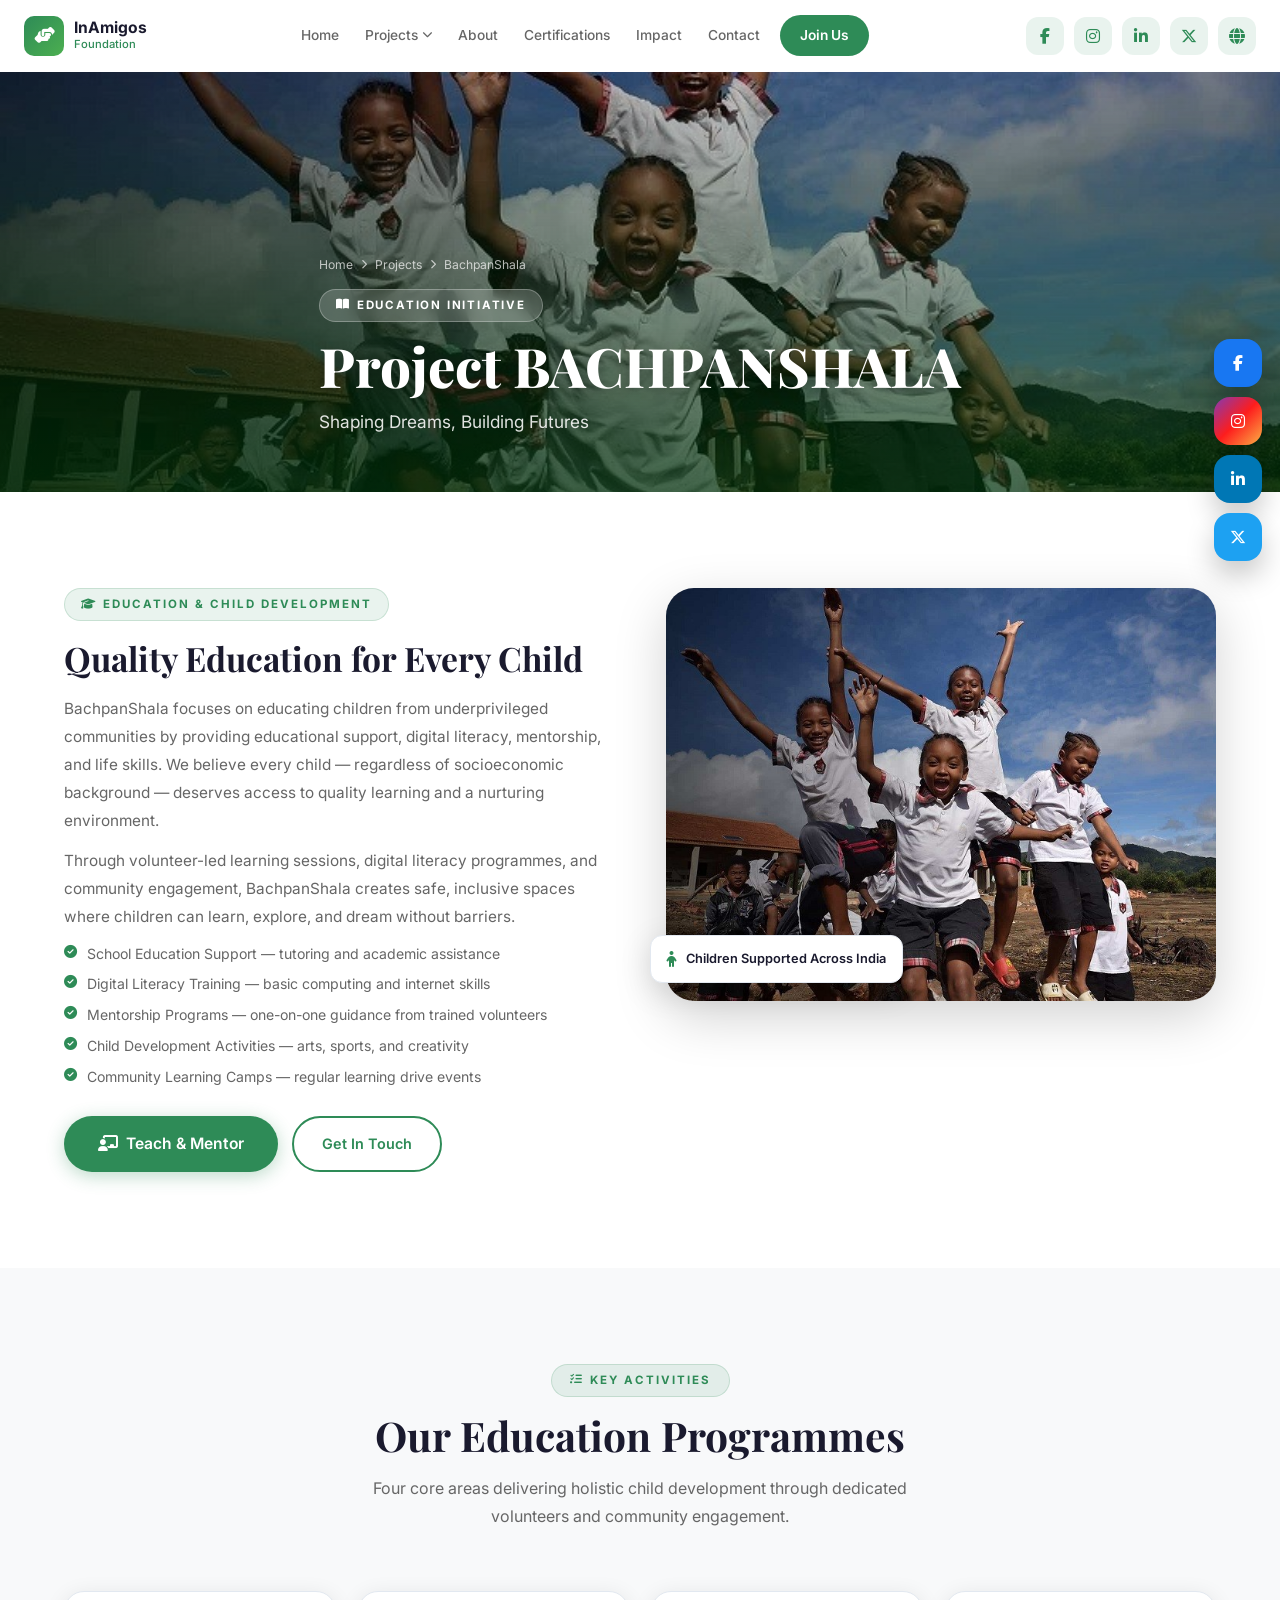
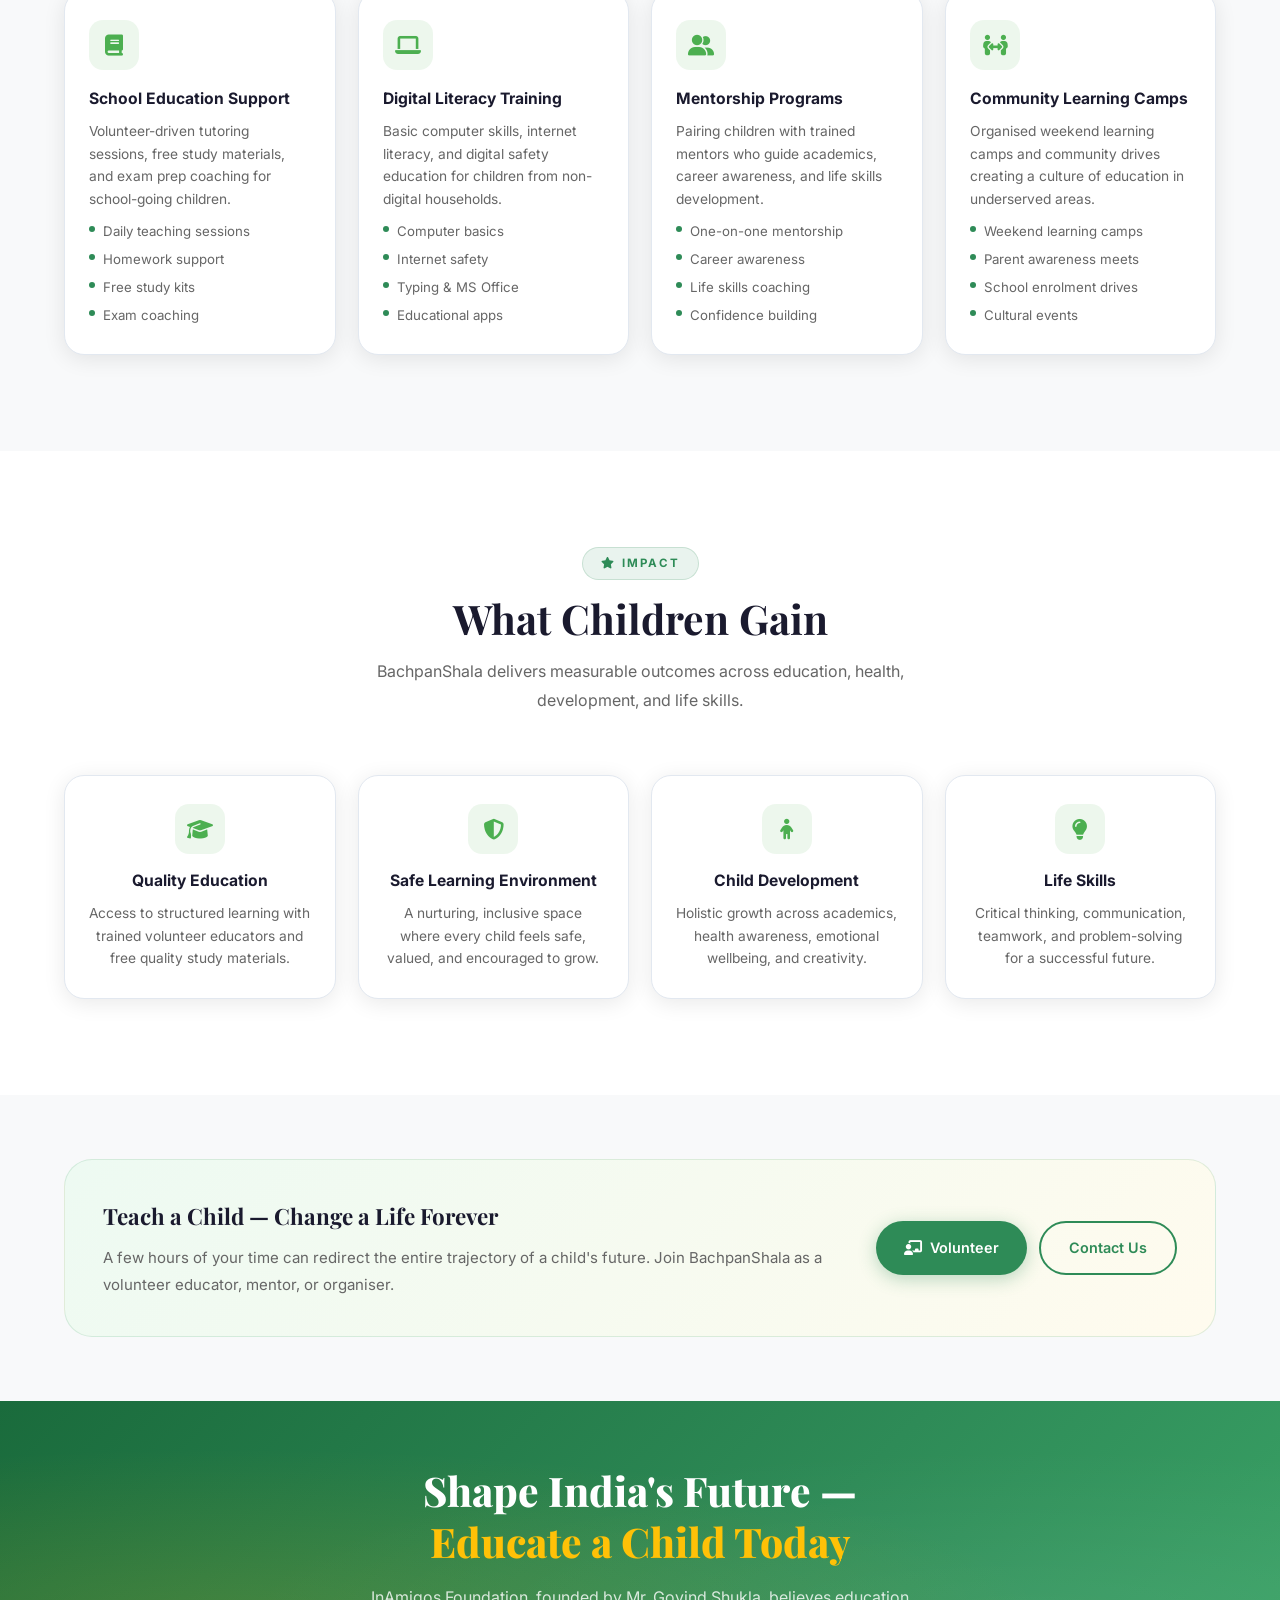
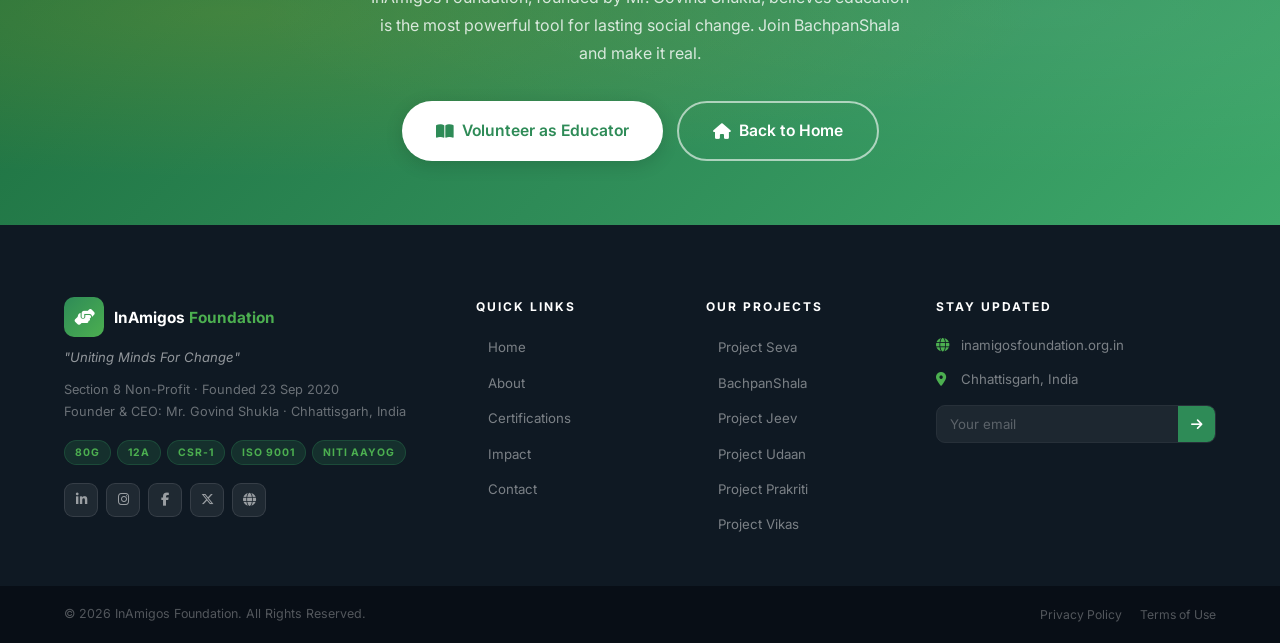
<file: bachpanshala.html>
<!DOCTYPE html>
<html lang="en">
<head>
  <meta charset="UTF-8"/>
  <meta name="viewport" content="width=device-width, initial-scale=1.0"/>
  <meta name="description" content="BachpanShala — InAmigos Foundation's education initiative providing educational support, digital literacy, mentorship and child development for underprivileged children."/>
  <meta name="keywords" content="BachpanShala, InAmigos Foundation, child education, digital literacy, mentorship, underprivileged children, NGO India"/>
  <meta name="author" content="InAmigos Foundation"/>
  <meta name="robots" content="index, follow"/>
  <meta property="og:type" content="website"/>
  <meta property="og:title" content="BachpanShala | InAmigos Foundation"/>
  <meta property="og:description" content="Education initiative providing digital literacy, mentorship and child development for underprivileged children."/>
  <meta property="og:image" content="https://www.inamigosfoundation.org.in/Images/Bachpanshala.jpeg"/>
  <meta name="twitter:card" content="summary_large_image"/>
  <meta name="twitter:title" content="BachpanShala | InAmigos Foundation"/>
  <link rel="canonical" href="https://www.inamigosfoundation.org.in/bachpanshala.html"/>
  <title>BachpanShala | InAmigos Foundation</title>
  <link rel="preconnect" href="https://fonts.googleapis.com"/>
  <link rel="preconnect" href="https://fonts.gstatic.com" crossorigin/>
  <link href="https://fonts.googleapis.com/css2?family=Inter:wght@300;400;500;600;700;800&family=Playfair+Display:ital,wght@0,700;0,800;1,700&display=swap" rel="stylesheet"/>
  <link rel="stylesheet" href="https://cdnjs.cloudflare.com/ajax/libs/font-awesome/6.5.0/css/all.min.css" crossorigin="anonymous" referrerpolicy="no-referrer"/>
  <link rel="stylesheet" href="style.css"/>
  <link rel="website icon" type="image/png" href="icon.png"/>
</head>
<body>

<div id="preloader" aria-hidden="true">
  <div class="pl-box">
    <div class="pl-icon" style="background:linear-gradient(135deg,#4CAF50,#2E8B57);"><i class="fas fa-book-open"></i></div>
    <div class="pl-bar"><div class="pl-fill"></div></div>
    <p>BachpanShala</p>
  </div>
</div>

<!-- NAVBAR -->
<nav class="navbar" aria-label="Main navigation">
  <div class="nav-inner">
    <a href="index.html" class="nav-logo"><span class="logo-icon"><i class="fas fa-hands-helping"></i></span><span class="logo-text">InAmigos<span>Foundation</span></span></a>
    <button class="hamburger" id="hamburger" aria-label="Toggle menu" aria-expanded="false"><span></span><span></span><span></span></button>
    <ul class="nav-links" id="nav-links">
      <li><a href="index.html">Home</a></li>
      <li class="nav-dropdown">
        <button class="nav-drop-btn">Projects <i class="fas fa-chevron-down" style="font-size:.65rem;"></i></button>
        <ul class="nav-drop-menu">
          <li><a href="seva.html"><i class="fas fa-utensils"></i>Project Seva</a></li>
          <li><a href="bachpanshala.html"><i class="fas fa-book-open"></i>BachpanShala</a></li>
          <li><a href="jeev.html"><i class="fas fa-paw"></i>Project Jeev</a></li>
          <li><a href="udaan.html"><i class="fas fa-female"></i>Project Udaan</a></li>
          <li><a href="prakriti.html"><i class="fas fa-tree"></i>Project Prakriti</a></li>
          <li><a href="vikas.html"><i class="fas fa-rocket"></i>Project Vikas</a></li>
        </ul>
      </li>
      <li><a href="index.html#about">About</a></li>
      <li><a href="index.html#certifications">Certifications</a></li>
      <li><a href="index.html#impact">Impact</a></li>
      <li><a href="index.html#contact">Contact</a></li>
      <li><a href="index.html#join" class="nav-cta">Join Us</a></li>
    </ul>
    <div class="nav-socials">
      <a href="https://www.facebook.com/InAmigos/" target="_blank" rel="noopener noreferrer" aria-label="Facebook"><i class="fab fa-facebook-f"></i></a>
      <a href="https://www.instagram.com/inamigos/" target="_blank" rel="noopener noreferrer" aria-label="Instagram"><i class="fab fa-instagram"></i></a>
      <a href="https://www.linkedin.com/in/inamigos-foundation-1289781b1" target="_blank" rel="noopener noreferrer" aria-label="LinkedIn"><i class="fab fa-linkedin-in"></i></a>
      <a href="https://x.com/inamigosf" target="_blank" rel="noopener noreferrer" aria-label="X"><i class="fab fa-x-twitter"></i></a>
      <a href="https://www.inamigosfoundation.org.in/" target="_blank" rel="noopener noreferrer" aria-label="Website"><i class="fas fa-globe"></i></a>
    </div>
  </div>
</nav>

<!-- PAGE HERO -->
<header class="page-hero" aria-label="BachpanShala">
  <div class="page-hero-img" style="background-image:url('Images/Bachpanshala.jpeg');"></div>
  <div class="page-hero-overlay" style="background:linear-gradient(to bottom,rgba(0,0,0,.2),rgba(0,50,10,.72));"></div>
  <div class="container">
    <div class="page-hero-content">
      <nav class="breadcrumb" aria-label="Breadcrumb">
        <a href="index.html">Home</a><i class="fas fa-chevron-right"></i>
        <a href="index.html#projects">Projects</a><i class="fas fa-chevron-right"></i>
        <span>BachpanShala</span>
      </nav>
      <div class="page-hero-tag"><i class="fas fa-book-open"></i> Education Initiative</div>
      <h1>Project BACHPANSHALA</h1>
      <p class="hero-sub">Shaping Dreams, Building Futures</p>
    </div>
  </div>
</header>

<!-- INTRO -->
<section class="section-pad" style="background:#fff;">
  <div class="container">
    <div class="project-intro">
      <div data-reveal>
        <span class="pit-badge"><i class="fas fa-graduation-cap"></i> Education &amp; Child Development</span>
        <h2>Quality Education for Every Child</h2>
        <p>BachpanShala focuses on educating children from underprivileged communities by providing educational support, digital literacy, mentorship, and life skills. We believe every child — regardless of socioeconomic background — deserves access to quality learning and a nurturing environment.</p>
        <p>Through volunteer-led learning sessions, digital literacy programmes, and community engagement, BachpanShala creates safe, inclusive spaces where children can learn, explore, and dream without barriers.</p>
        <ul class="check-list">
          <li><i class="fas fa-check-circle"></i> School Education Support — tutoring and academic assistance</li>
          <li><i class="fas fa-check-circle"></i> Digital Literacy Training — basic computing and internet skills</li>
          <li><i class="fas fa-check-circle"></i> Mentorship Programs — one-on-one guidance from trained volunteers</li>
          <li><i class="fas fa-check-circle"></i> Child Development Activities — arts, sports, and creativity</li>
          <li><i class="fas fa-check-circle"></i> Community Learning Camps — regular learning drive events</li>
        </ul>
        <div style="display:flex;gap:14px;flex-wrap:wrap;margin-top:28px;">
          <a href="index.html#join"    class="btn btn-primary btn-lg"><i class="fas fa-chalkboard-teacher"></i> Teach &amp; Mentor</a>
          <a href="index.html#contact" class="btn btn-outline">Get In Touch</a>
        </div>
      </div>
      <div class="proj-img-block" data-reveal data-delay="150">
        <img src="Images/Bachpanshala.jpeg" alt="BachpanShala — children learning"/>
        <div class="img-badge"><i class="fas fa-child"></i><span>Children Supported Across India</span></div>
      </div>
    </div>
  </div>
</section>

<!-- KEY ACTIVITIES -->
<section class="section-pad bg-off">
  <div class="container">
    <div class="sec-head" data-reveal>
      <span class="sec-badge"><i class="fas fa-tasks"></i> Key Activities</span>
      <h2 class="sec-title">Our Education Programmes</h2>
      <p class="sec-sub">Four core areas delivering holistic child development through dedicated volunteers and community engagement.</p>
    </div>
    <div class="info-grid">
      <div class="info-card" data-reveal>
        <div class="ic-icon" style="background:rgba(76,175,80,.1);color:#4CAF50;"><i class="fas fa-book"></i></div>
        <h3>School Education Support</h3>
        <p>Volunteer-driven tutoring sessions, free study materials, and exam prep coaching for school-going children.</p>
        <ul><li>Daily teaching sessions</li><li>Homework support</li><li>Free study kits</li><li>Exam coaching</li></ul>
      </div>
      <div class="info-card" data-reveal data-delay="80">
        <div class="ic-icon" style="background:rgba(76,175,80,.1);color:#4CAF50;"><i class="fas fa-laptop"></i></div>
        <h3>Digital Literacy Training</h3>
        <p>Basic computer skills, internet literacy, and digital safety education for children from non-digital households.</p>
        <ul><li>Computer basics</li><li>Internet safety</li><li>Typing &amp; MS Office</li><li>Educational apps</li></ul>
      </div>
      <div class="info-card" data-reveal data-delay="160">
        <div class="ic-icon" style="background:rgba(76,175,80,.1);color:#4CAF50;"><i class="fas fa-user-friends"></i></div>
        <h3>Mentorship Programs</h3>
        <p>Pairing children with trained mentors who guide academics, career awareness, and life skills development.</p>
        <ul><li>One-on-one mentorship</li><li>Career awareness</li><li>Life skills coaching</li><li>Confidence building</li></ul>
      </div>
      <div class="info-card" data-reveal data-delay="240">
        <div class="ic-icon" style="background:rgba(76,175,80,.1);color:#4CAF50;"><i class="fas fa-people-arrows"></i></div>
        <h3>Community Learning Camps</h3>
        <p>Organised weekend learning camps and community drives creating a culture of education in underserved areas.</p>
        <ul><li>Weekend learning camps</li><li>Parent awareness meets</li><li>School enrolment drives</li><li>Cultural events</li></ul>
      </div>
    </div>
  </div>
</section>

<!-- BENEFITS -->
<section class="section-pad" style="background:#fff;">
  <div class="container">
    <div class="sec-head" data-reveal>
      <span class="sec-badge"><i class="fas fa-star"></i> Impact</span>
      <h2 class="sec-title">What Children Gain</h2>
      <p class="sec-sub">BachpanShala delivers measurable outcomes across education, health, development, and life skills.</p>
    </div>
    <div class="info-grid">
      <div class="info-card" data-reveal style="text-align:center;">
        <div class="ic-icon" style="background:rgba(76,175,80,.1);color:#4CAF50;margin:0 auto 14px;"><i class="fas fa-graduation-cap"></i></div>
        <h3>Quality Education</h3>
        <p>Access to structured learning with trained volunteer educators and free quality study materials.</p>
      </div>
      <div class="info-card" data-reveal data-delay="80" style="text-align:center;">
        <div class="ic-icon" style="background:rgba(76,175,80,.1);color:#4CAF50;margin:0 auto 14px;"><i class="fas fa-shield-alt"></i></div>
        <h3>Safe Learning Environment</h3>
        <p>A nurturing, inclusive space where every child feels safe, valued, and encouraged to grow.</p>
      </div>
      <div class="info-card" data-reveal data-delay="160" style="text-align:center;">
        <div class="ic-icon" style="background:rgba(76,175,80,.1);color:#4CAF50;margin:0 auto 14px;"><i class="fas fa-child"></i></div>
        <h3>Child Development</h3>
        <p>Holistic growth across academics, health awareness, emotional wellbeing, and creativity.</p>
      </div>
      <div class="info-card" data-reveal data-delay="240" style="text-align:center;">
        <div class="ic-icon" style="background:rgba(76,175,80,.1);color:#4CAF50;margin:0 auto 14px;"><i class="fas fa-lightbulb"></i></div>
        <h3>Life Skills</h3>
        <p>Critical thinking, communication, teamwork, and problem-solving for a successful future.</p>
      </div>
    </div>
  </div>
</section>

<!-- HIGHLIGHT -->
<section class="section-pad-sm" style="background:var(--bg);">
  <div class="container">
    <div class="highlight-row" data-reveal>
      <div class="hl-inner">
        <div>
          <h3>Teach a Child — Change a Life Forever</h3>
          <p>A few hours of your time can redirect the entire trajectory of a child's future. Join BachpanShala as a volunteer educator, mentor, or organiser.</p>
        </div>
        <div class="hl-btns">
          <a href="index.html#join"    class="btn btn-primary"><i class="fas fa-chalkboard-teacher"></i> Volunteer</a>
          <a href="index.html#contact" class="btn btn-outline">Contact Us</a>
        </div>
      </div>
    </div>
  </div>
</section>

<!-- CTA -->
<section class="cta-band section-pad-sm" aria-label="Join BachpanShala">
  <div class="cta-band-bg" aria-hidden="true"></div>
  <div class="container">
    <div class="cta-inner" data-reveal>
      <h2>Shape India's Future —<br><span>Educate a Child Today</span></h2>
      <p>InAmigos Foundation, founded by Mr. Govind Shukla, believes education is the most powerful tool for lasting social change. Join BachpanShala and make it real.</p>
      <div class="cta-btns">
        <a href="index.html#join" class="btn btn-white btn-lg"><i class="fas fa-book-open"></i> Volunteer as Educator</a>
        <a href="index.html"      class="btn btn-outline-white btn-lg"><i class="fas fa-home"></i> Back to Home</a>
      </div>
    </div>
  </div>
</section>

<!-- FOOTER -->
<footer class="footer" role="contentinfo">
  <div class="footer-top"><div class="container"><div class="footer-grid">
    <div class="footer-brand">
      <a href="index.html" class="f-logo"><span class="logo-icon"><i class="fas fa-hands-helping"></i></span><span>InAmigos <strong>Foundation</strong></span></a>
      <p class="f-tagline">"Uniting Minds For Change"</p>
      <p class="f-desc">Section 8 Non-Profit · Founded 23 Sep 2020<br>Founder &amp; CEO: Mr. Govind Shukla · Chhattisgarh, India</p>
      <div class="f-certs"><span>80G</span><span>12A</span><span>CSR-1</span><span>ISO 9001</span><span>NITI Aayog</span></div>
      <div class="f-social">
            <a href="https://www.linkedin.com/in/inamigos-foundation-1289781b1" target="_blank" rel="noopener noreferrer" aria-label="LinkedIn"><i class="fab fa-linkedin-in"></i></a>
            <a href="https://www.instagram.com/inamigos/" target="_blank" rel="noopener noreferrer" aria-label="Instagram"><i class="fab fa-instagram"></i></a>
            <a href="https://www.facebook.com/InAmigos/" target="_blank" rel="noopener noreferrer" aria-label="Facebook"><i class="fab fa-facebook-f"></i></a>
            <a href="https://x.com/inamigosf" target="_blank" rel="noopener noreferrer" aria-label="X"><i class="fab fa-x-twitter"></i></a>
            <a href="https://www.inamigosfoundation.org.in/" target="_blank" rel="noopener noreferrer" aria-label="Website"><i class="fas fa-globe"></i></a>
          </div>
    </div>
    <div class="f-col"><h4>Quick Links</h4><ul>
      <li><a href="index.html">Home</a></li><li><a href="index.html#about">About</a></li>
      <li><a href="index.html#certifications">Certifications</a></li><li><a href="index.html#impact">Impact</a></li>
      <li><a href="index.html#contact">Contact</a></li>
    </ul></div>
    <div class="f-col"><h4>Our Projects</h4><ul>
      <li><a href="seva.html">Project Seva</a></li><li><a href="bachpanshala.html">BachpanShala</a></li>
      <li><a href="jeev.html">Project Jeev</a></li><li><a href="udaan.html">Project Udaan</a></li>
      <li><a href="prakriti.html">Project Prakriti</a></li><li><a href="vikas.html">Project Vikas</a></li>
    </ul></div>
    <div class="f-col"><h4>Stay Updated</h4>
      <div class="f-contact-item"><i class="fas fa-globe"></i><a href="https://inamigosfoundation.org.in/" target="_blank" rel="noopener noreferrer">inamigosfoundation.org.in</a></div>
      <div class="f-contact-item"><i class="fas fa-map-marker-alt"></i><span>Chhattisgarh, India</span></div>
      <div class="f-nl-form" style="margin-top:14px;"><input type="email" placeholder="Your email" aria-label="Newsletter email"/><button type="button" aria-label="Subscribe"><i class="fas fa-arrow-right"></i></button></div>
    </div>
  </div></div></div>
  <div class="footer-bottom"><div class="container">
    <p>&copy; 2026 InAmigos Foundation. All Rights Reserved.</p>
    <nav><a href="#">Privacy Policy</a><a href="#">Terms of Use</a></nav>
  </div></div>
</footer>
<button id="btt" aria-label="Back to top of page"><i class="fas fa-chevron-up"></i></button>
<div class="floating-social-widget" aria-label="Follow us on social media">
  <a href="https://www.facebook.com/InAmigos/" target="_blank" rel="noopener noreferrer" class="facebook" data-tooltip="Facebook"><i class="fab fa-facebook-f"></i></a>
  <a href="https://www.instagram.com/inamigos/" target="_blank" rel="noopener noreferrer" class="instagram" data-tooltip="Instagram"><i class="fab fa-instagram"></i></a>
  <a href="https://www.linkedin.com/in/inamigos-foundation-1289781b1" target="_blank" rel="noopener noreferrer" class="linkedin" data-tooltip="LinkedIn"><i class="fab fa-linkedin-in"></i></a>
  <a href="https://x.com/inamigosf" target="_blank" rel="noopener noreferrer" class="x" data-tooltip="X (Twitter)"><i class="fab fa-x-twitter"></i></a>
</div>
<script src="script.js"></script>
</body>
</html>
</file>
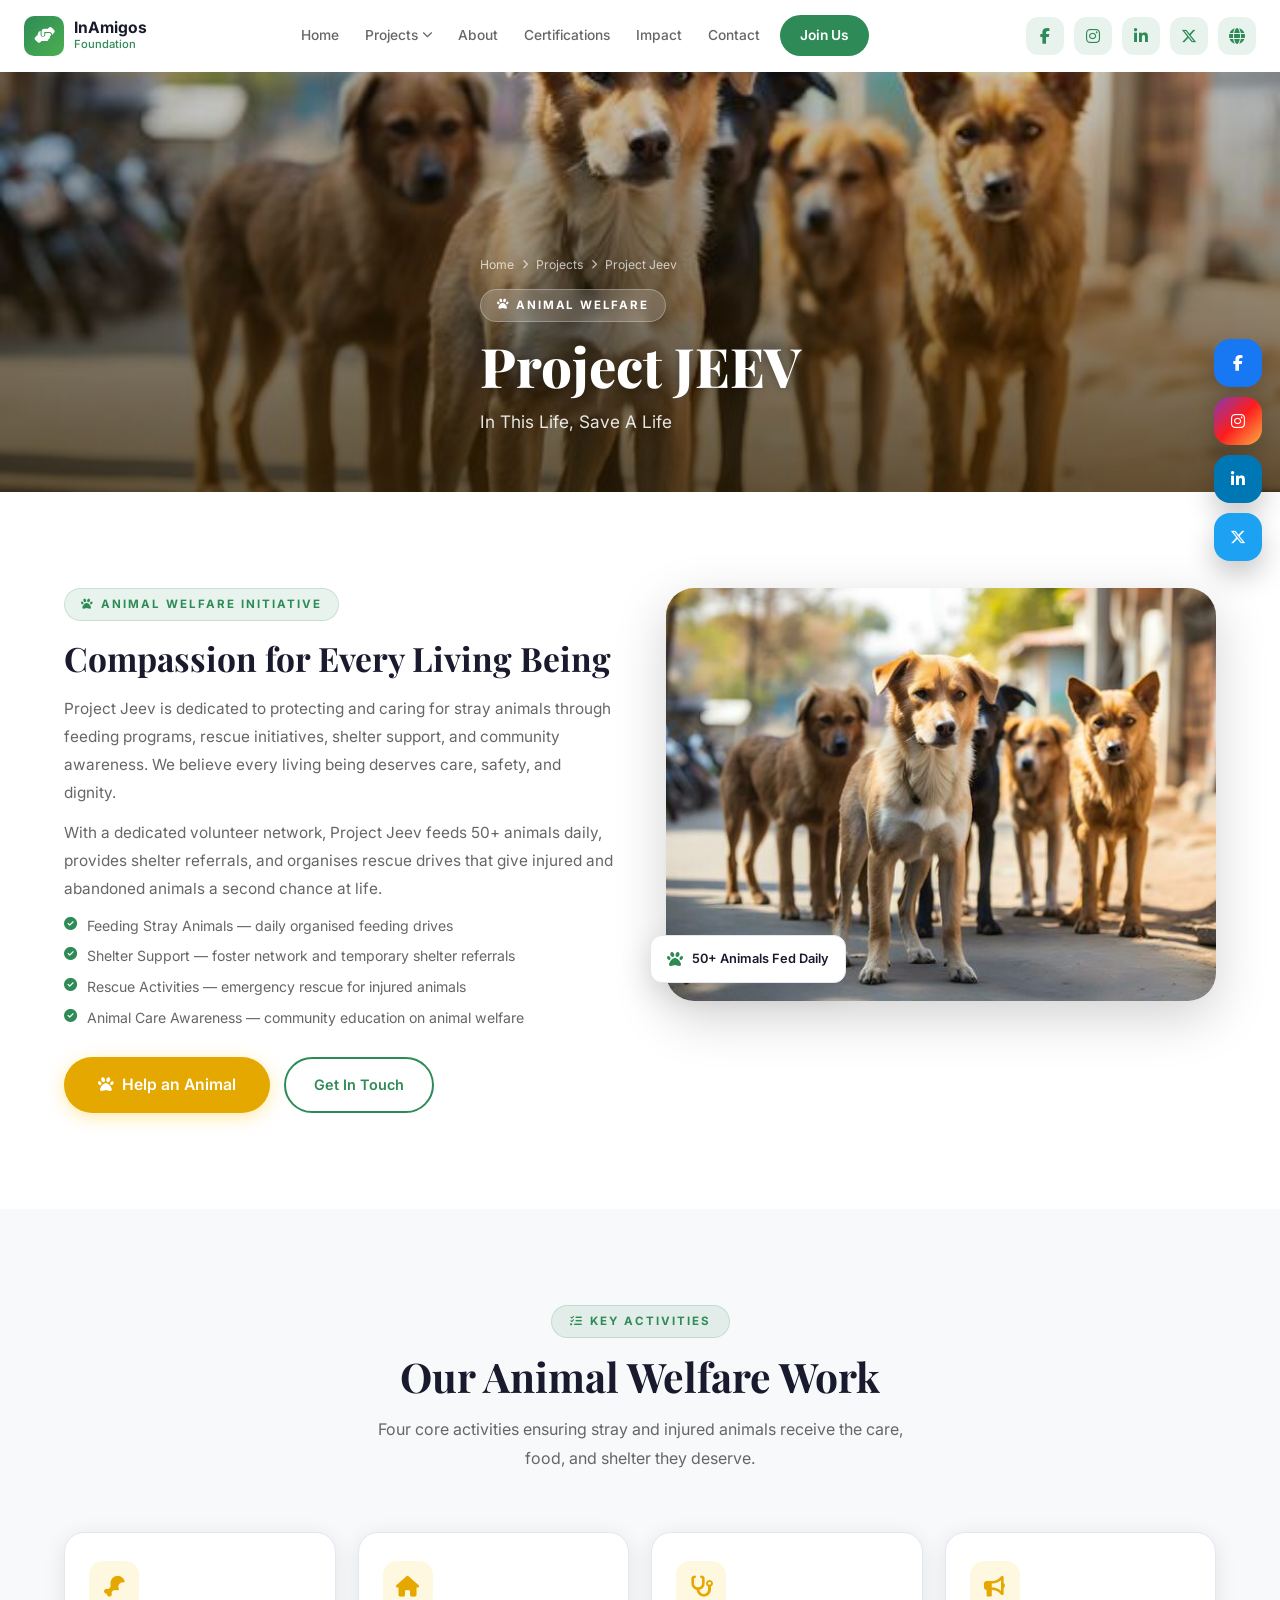
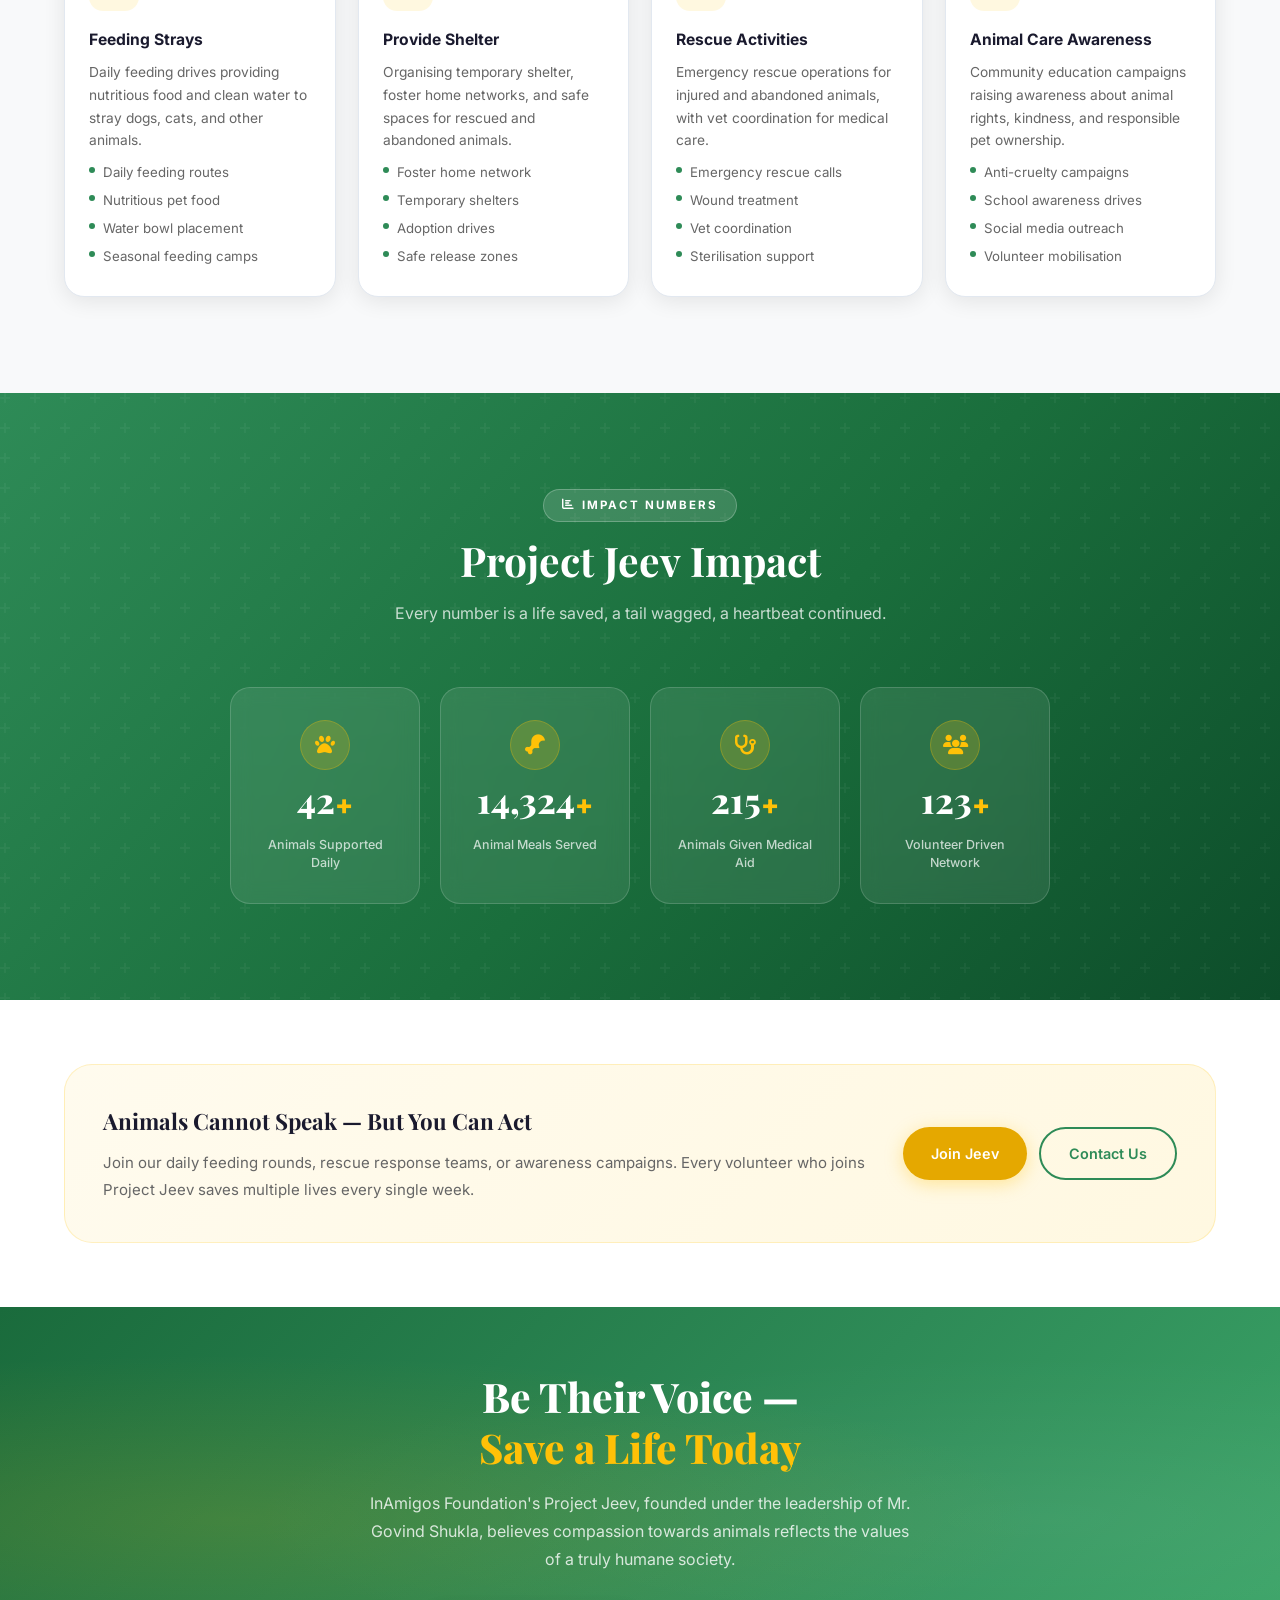
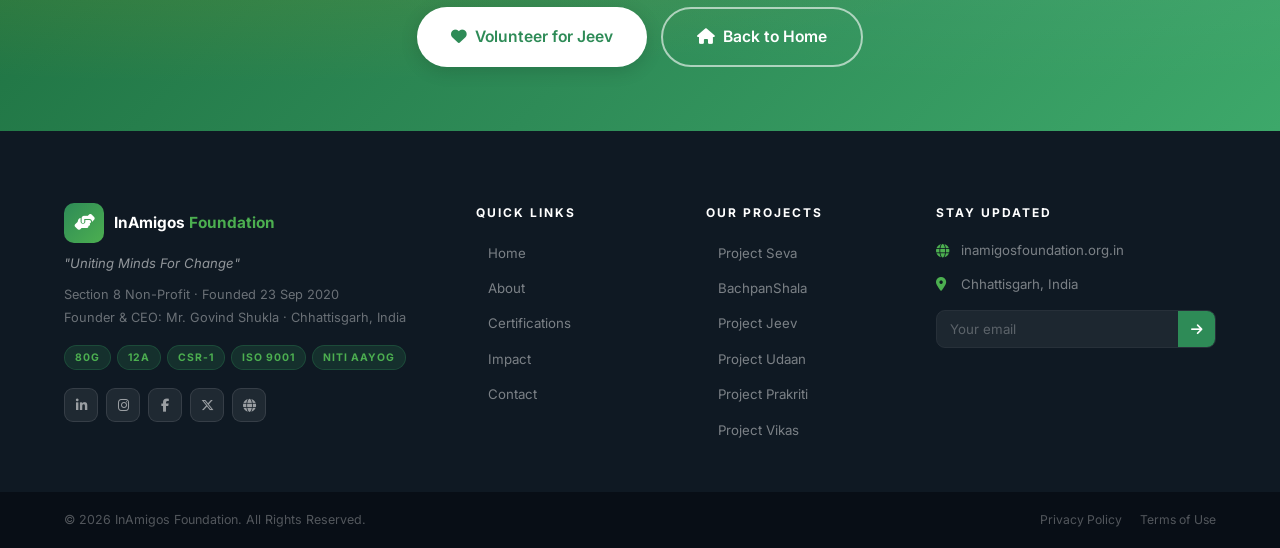
<file: jeev.html>
<!DOCTYPE html>
<html lang="en">
<head>
  <meta charset="UTF-8"/>
  <meta name="viewport" content="width=device-width, initial-scale=1.0"/>
  <meta name="description" content="Project Jeev — InAmigos Foundation's animal welfare initiative. 50+ animals fed daily through feeding programs, rescue, shelter and care activities."/>
  <meta name="keywords" content="Project Jeev, InAmigos Foundation, animal welfare, stray animals, rescue, feeding drive, NGO India"/>
  <meta name="author" content="InAmigos Foundation"/>
  <meta name="robots" content="index, follow"/>
  <meta property="og:type" content="website"/>
  <meta property="og:title" content="Project Jeev | InAmigos Foundation"/>
  <meta property="og:description" content="Animal welfare initiative. 50+ animals fed daily through feeding programs, rescue, shelter and care."/>
  <meta property="og:image" content="https://www.inamigosfoundation.org.in/Images/Jeev.jpg"/>
  <meta name="twitter:card" content="summary_large_image"/>
  <meta name="twitter:title" content="Project Jeev | InAmigos Foundation"/>
  <link rel="canonical" href="https://www.inamigosfoundation.org.in/jeev.html"/>
  <title>Project Jeev | InAmigos Foundation</title>
  <link rel="preconnect" href="https://fonts.googleapis.com"/>
  <link rel="preconnect" href="https://fonts.gstatic.com" crossorigin/>
  <link href="https://fonts.googleapis.com/css2?family=Inter:wght@300;400;500;600;700;800&family=Playfair+Display:ital,wght@0,700;0,800;1,700&display=swap" rel="stylesheet"/>
  <link rel="stylesheet" href="https://cdnjs.cloudflare.com/ajax/libs/font-awesome/6.5.0/css/all.min.css" crossorigin="anonymous" referrerpolicy="no-referrer"/>
  <link rel="stylesheet" href="style.css"/>
  <link rel="website icon" type="image/png" href="icon.png"/>
</head>
<body>
<div id="preloader" aria-hidden="true">
  <div class="pl-box">
    <div class="pl-icon" style="background:linear-gradient(135deg,#e5a800,#FFC107);"><i class="fas fa-paw"></i></div>
    <div class="pl-bar"><div class="pl-fill"></div></div>
    <p>Project Jeev</p>
  </div>
</div>
<nav class="navbar" aria-label="Main navigation">
  <div class="nav-inner">
    <a href="index.html" class="nav-logo"><span class="logo-icon"><i class="fas fa-hands-helping"></i></span><span class="logo-text">InAmigos<span>Foundation</span></span></a>
    <button class="hamburger" id="hamburger" aria-label="Toggle menu" aria-expanded="false"><span></span><span></span><span></span></button>
    <ul class="nav-links" id="nav-links">
      <li><a href="index.html">Home</a></li>
      <li class="nav-dropdown"><button class="nav-drop-btn">Projects <i class="fas fa-chevron-down" style="font-size:.65rem;"></i></button>
        <ul class="nav-drop-menu">
          <li><a href="seva.html"><i class="fas fa-utensils"></i>Project Seva</a></li>
          <li><a href="bachpanshala.html"><i class="fas fa-book-open"></i>BachpanShala</a></li>
          <li><a href="jeev.html"><i class="fas fa-paw"></i>Project Jeev</a></li>
          <li><a href="udaan.html"><i class="fas fa-female"></i>Project Udaan</a></li>
          <li><a href="prakriti.html"><i class="fas fa-tree"></i>Project Prakriti</a></li>
          <li><a href="vikas.html"><i class="fas fa-rocket"></i>Project Vikas</a></li>
        </ul>
      </li>
      <li><a href="index.html#about">About</a></li>
      <li><a href="index.html#certifications">Certifications</a></li>
      <li><a href="index.html#impact">Impact</a></li>
      <li><a href="index.html#contact">Contact</a></li>
      <li><a href="index.html#join" class="nav-cta">Join Us</a></li>
    </ul>
    <div class="nav-socials">
      <a href="https://www.facebook.com/InAmigos/" target="_blank" rel="noopener noreferrer" aria-label="Facebook"><i class="fab fa-facebook-f"></i></a>
      <a href="https://www.instagram.com/inamigos/" target="_blank" rel="noopener noreferrer" aria-label="Instagram"><i class="fab fa-instagram"></i></a>
      <a href="https://www.linkedin.com/in/inamigos-foundation-1289781b1" target="_blank" rel="noopener noreferrer" aria-label="LinkedIn"><i class="fab fa-linkedin-in"></i></a>
      <a href="https://x.com/inamigosf" target="_blank" rel="noopener noreferrer" aria-label="X"><i class="fab fa-x-twitter"></i></a>
      <a href="https://www.inamigosfoundation.org.in/" target="_blank" rel="noopener noreferrer" aria-label="Website"><i class="fas fa-globe"></i></a>
    </div>
  </div>
</nav>

<header class="page-hero" aria-label="Project Jeev">
  <div class="page-hero-img" style="background-image:url('Images/Jeev.jpg');"></div>
  <div class="page-hero-overlay" style="background:linear-gradient(to bottom,rgba(0,0,0,.2),rgba(40,25,0,.72));"></div>
  <div class="container">
    <div class="page-hero-content">
      <nav class="breadcrumb" aria-label="Breadcrumb">
        <a href="index.html">Home</a><i class="fas fa-chevron-right"></i>
        <a href="index.html#projects">Projects</a><i class="fas fa-chevron-right"></i>
        <span>Project Jeev</span>
      </nav>
      <div class="page-hero-tag"><i class="fas fa-paw"></i> Animal Welfare</div>
      <h1>Project JEEV</h1>
      <p class="hero-sub">In This Life, Save A Life</p>
    </div>
  </div>
</header>

<section class="section-pad" style="background:#fff;">
  <div class="container">
    <div class="project-intro">
      <div data-reveal>
        <span class="pit-badge"><i class="fas fa-paw"></i> Animal Welfare Initiative</span>
        <h2>Compassion for Every Living Being</h2>
        <p>Project Jeev is dedicated to protecting and caring for stray animals through feeding programs, rescue initiatives, shelter support, and community awareness. We believe every living being deserves care, safety, and dignity.</p>
        <p>With a dedicated volunteer network, Project Jeev feeds 50+ animals daily, provides shelter referrals, and organises rescue drives that give injured and abandoned animals a second chance at life.</p>
        <ul class="check-list">
          <li><i class="fas fa-check-circle"></i> Feeding Stray Animals — daily organised feeding drives</li>
          <li><i class="fas fa-check-circle"></i> Shelter Support — foster network and temporary shelter referrals</li>
          <li><i class="fas fa-check-circle"></i> Rescue Activities — emergency rescue for injured animals</li>
          <li><i class="fas fa-check-circle"></i> Animal Care Awareness — community education on animal welfare</li>
        </ul>
        <div style="display:flex;gap:14px;flex-wrap:wrap;margin-top:28px;">
          <a href="index.html#join"    class="btn btn-primary btn-lg" style="background:#e5a800;box-shadow:0 4px 18px rgba(255,193,7,.35);"><i class="fas fa-paw"></i> Help an Animal</a>
          <a href="index.html#contact" class="btn btn-outline">Get In Touch</a>
        </div>
      </div>
      <div class="proj-img-block" data-reveal data-delay="150">
        <img src="Images/Jeev.jpg" alt="Project Jeev — caring for stray animals"/>
        <div class="img-badge"><i class="fas fa-paw"></i><span>50+ Animals Fed Daily</span></div>
      </div>
    </div>
  </div>
</section>

<section class="section-pad bg-off">
  <div class="container">
    <div class="sec-head" data-reveal>
      <span class="sec-badge"><i class="fas fa-tasks"></i> Key Activities</span>
      <h2 class="sec-title">Our Animal Welfare Work</h2>
      <p class="sec-sub">Four core activities ensuring stray and injured animals receive the care, food, and shelter they deserve.</p>
    </div>
    <div class="info-grid">
      <div class="info-card" data-reveal>
        <div class="ic-icon" style="background:rgba(255,193,7,.12);color:#e5a800;"><i class="fas fa-drumstick-bite"></i></div>
        <h3>Feeding Strays</h3>
        <p>Daily feeding drives providing nutritious food and clean water to stray dogs, cats, and other animals.</p>
        <ul><li>Daily feeding routes</li><li>Nutritious pet food</li><li>Water bowl placement</li><li>Seasonal feeding camps</li></ul>
      </div>
      <div class="info-card" data-reveal data-delay="80">
        <div class="ic-icon" style="background:rgba(255,193,7,.12);color:#e5a800;"><i class="fas fa-home"></i></div>
        <h3>Provide Shelter</h3>
        <p>Organising temporary shelter, foster home networks, and safe spaces for rescued and abandoned animals.</p>
        <ul><li>Foster home network</li><li>Temporary shelters</li><li>Adoption drives</li><li>Safe release zones</li></ul>
      </div>
      <div class="info-card" data-reveal data-delay="160">
        <div class="ic-icon" style="background:rgba(255,193,7,.12);color:#e5a800;"><i class="fas fa-stethoscope"></i></div>
        <h3>Rescue Activities</h3>
        <p>Emergency rescue operations for injured and abandoned animals, with vet coordination for medical care.</p>
        <ul><li>Emergency rescue calls</li><li>Wound treatment</li><li>Vet coordination</li><li>Sterilisation support</li></ul>
      </div>
      <div class="info-card" data-reveal data-delay="240">
        <div class="ic-icon" style="background:rgba(255,193,7,.12);color:#e5a800;"><i class="fas fa-bullhorn"></i></div>
        <h3>Animal Care Awareness</h3>
        <p>Community education campaigns raising awareness about animal rights, kindness, and responsible pet ownership.</p>
        <ul><li>Anti-cruelty campaigns</li><li>School awareness drives</li><li>Social media outreach</li><li>Volunteer mobilisation</li></ul>
      </div>
    </div>
  </div>
</section>

<section class="impact-sec section-pad">
  <div class="impact-bg" aria-hidden="true"></div>
  <div class="container">
    <div class="sec-head" data-reveal>
      <span class="sec-badge sec-badge-light"><i class="fas fa-chart-bar"></i> Impact Numbers</span>
      <h2 class="sec-title sec-title-light">Project Jeev Impact</h2>
      <p class="sec-sub sec-sub-light">Every number is a life saved, a tail wagged, a heartbeat continued.</p>
    </div>
    <div class="stats-grid">
      <div class="stat-card" data-reveal><div class="stat-icon"><i class="fas fa-paw"></i></div>
        <div><span class="stat-num" data-count="50">0</span><span class="stat-plus">+</span></div><p class="stat-label">Animals Supported Daily</p></div>
      <div class="stat-card" data-reveal data-delay="120"><div class="stat-icon"><i class="fas fa-drumstick-bite"></i></div>
        <div><span class="stat-num" data-count="18000">0</span><span class="stat-plus">+</span></div><p class="stat-label">Animal Meals Served</p></div>
      <div class="stat-card" data-reveal data-delay="240"><div class="stat-icon"><i class="fas fa-stethoscope"></i></div>
        <div><span class="stat-num" data-count="300">0</span><span class="stat-plus">+</span></div><p class="stat-label">Animals Given Medical Aid</p></div>
      <div class="stat-card" data-reveal data-delay="360"><div class="stat-icon"><i class="fas fa-users"></i></div>
        <div><span class="stat-num" data-count="200">0</span><span class="stat-plus">+</span></div><p class="stat-label">Volunteer Driven Network</p></div>
    </div>
  </div>
</section>

<section class="section-pad-sm" style="background:#fff;">
  <div class="container">
    <div class="highlight-row" data-reveal style="border-color:rgba(255,193,7,.2);background:linear-gradient(135deg,#fffbee,#fff8e1);">
      <div class="hl-inner">
        <div>
          <h3>Animals Cannot Speak — But You Can Act</h3>
          <p>Join our daily feeding rounds, rescue response teams, or awareness campaigns. Every volunteer who joins Project Jeev saves multiple lives every single week.</p>
        </div>
        <div class="hl-btns">
          <a href="index.html#join" class="btn btn-primary" style="background:#e5a800;box-shadow:0 4px 18px rgba(255,193,7,.35);">Join Jeev</a>
          <a href="index.html#contact" class="btn btn-outline">Contact Us</a>
        </div>
      </div>
    </div>
  </div>
</section>

<section class="cta-band section-pad-sm">
  <div class="cta-band-bg" aria-hidden="true"></div>
  <div class="container">
    <div class="cta-inner" data-reveal>
      <h2>Be Their Voice —<br><span>Save a Life Today</span></h2>
      <p>InAmigos Foundation's Project Jeev, founded under the leadership of Mr. Govind Shukla, believes compassion towards animals reflects the values of a truly humane society.</p>
      <div class="cta-btns">
        <a href="index.html#join" class="btn btn-white btn-lg"><i class="fas fa-heart"></i> Volunteer for Jeev</a>
        <a href="index.html"      class="btn btn-outline-white btn-lg"><i class="fas fa-home"></i> Back to Home</a>
      </div>
    </div>
  </div>
</section>

<footer class="footer" role="contentinfo">
  <div class="footer-top"><div class="container"><div class="footer-grid">
    <div class="footer-brand">
      <a href="index.html" class="f-logo"><span class="logo-icon"><i class="fas fa-hands-helping"></i></span><span>InAmigos <strong>Foundation</strong></span></a>
      <p class="f-tagline">"Uniting Minds For Change"</p>
      <p class="f-desc">Section 8 Non-Profit · Founded 23 Sep 2020<br>Founder &amp; CEO: Mr. Govind Shukla · Chhattisgarh, India</p>
      <div class="f-certs"><span>80G</span><span>12A</span><span>CSR-1</span><span>ISO 9001</span><span>NITI Aayog</span></div>
      <div class="f-social">
            <a href="https://www.linkedin.com/in/inamigos-foundation-1289781b1" target="_blank" rel="noopener noreferrer" aria-label="LinkedIn"><i class="fab fa-linkedin-in"></i></a>
            <a href="https://www.instagram.com/inamigos/" target="_blank" rel="noopener noreferrer" aria-label="Instagram"><i class="fab fa-instagram"></i></a>
            <a href="https://www.facebook.com/InAmigos/" target="_blank" rel="noopener noreferrer" aria-label="Facebook"><i class="fab fa-facebook-f"></i></a>
            <a href="https://x.com/inamigosf" target="_blank" rel="noopener noreferrer" aria-label="X"><i class="fab fa-x-twitter"></i></a>
            <a href="https://www.inamigosfoundation.org.in/" target="_blank" rel="noopener noreferrer" aria-label="Website"><i class="fas fa-globe"></i></a>
          </div>
    </div>
    <div class="f-col"><h4>Quick Links</h4><ul><li><a href="index.html">Home</a></li><li><a href="index.html#about">About</a></li><li><a href="index.html#certifications">Certifications</a></li><li><a href="index.html#impact">Impact</a></li><li><a href="index.html#contact">Contact</a></li></ul></div>
    <div class="f-col"><h4>Our Projects</h4><ul><li><a href="seva.html">Project Seva</a></li><li><a href="bachpanshala.html">BachpanShala</a></li><li><a href="jeev.html">Project Jeev</a></li><li><a href="udaan.html">Project Udaan</a></li><li><a href="prakriti.html">Project Prakriti</a></li><li><a href="vikas.html">Project Vikas</a></li></ul></div>
    <div class="f-col"><h4>Stay Updated</h4>
      <div class="f-contact-item"><i class="fas fa-globe"></i><a href="https://inamigosfoundation.org.in/" target="_blank" rel="noopener noreferrer">inamigosfoundation.org.in</a></div>
      <div class="f-contact-item"><i class="fas fa-map-marker-alt"></i><span>Chhattisgarh, India</span></div>
      <div class="f-nl-form" style="margin-top:14px;"><input type="email" placeholder="Your email" aria-label="Newsletter email"/><button type="button" aria-label="Subscribe"><i class="fas fa-arrow-right"></i></button></div>
    </div>
  </div></div></div>
  <div class="footer-bottom"><div class="container"><p>&copy; 2026 InAmigos Foundation. All Rights Reserved.</p><nav><a href="#">Privacy Policy</a><a href="#">Terms of Use</a></nav></div></div>
</footer>
<button id="btt" aria-label="Back to top of page"><i class="fas fa-chevron-up"></i></button>
<div class="floating-social-widget" aria-label="Follow us on social media">
  <a href="https://www.facebook.com/InAmigos/" target="_blank" rel="noopener noreferrer" class="facebook" data-tooltip="Facebook"><i class="fab fa-facebook-f"></i></a>
  <a href="https://www.instagram.com/inamigos/" target="_blank" rel="noopener noreferrer" class="instagram" data-tooltip="Instagram"><i class="fab fa-instagram"></i></a>
  <a href="https://www.linkedin.com/in/inamigos-foundation-1289781b1" target="_blank" rel="noopener noreferrer" class="linkedin" data-tooltip="LinkedIn"><i class="fab fa-linkedin-in"></i></a>
  <a href="https://x.com/inamigosf" target="_blank" rel="noopener noreferrer" class="x" data-tooltip="X (Twitter)"><i class="fab fa-x-twitter"></i></a>
</div>
<script src="script.js"></script>
</body>
</html>
</file>
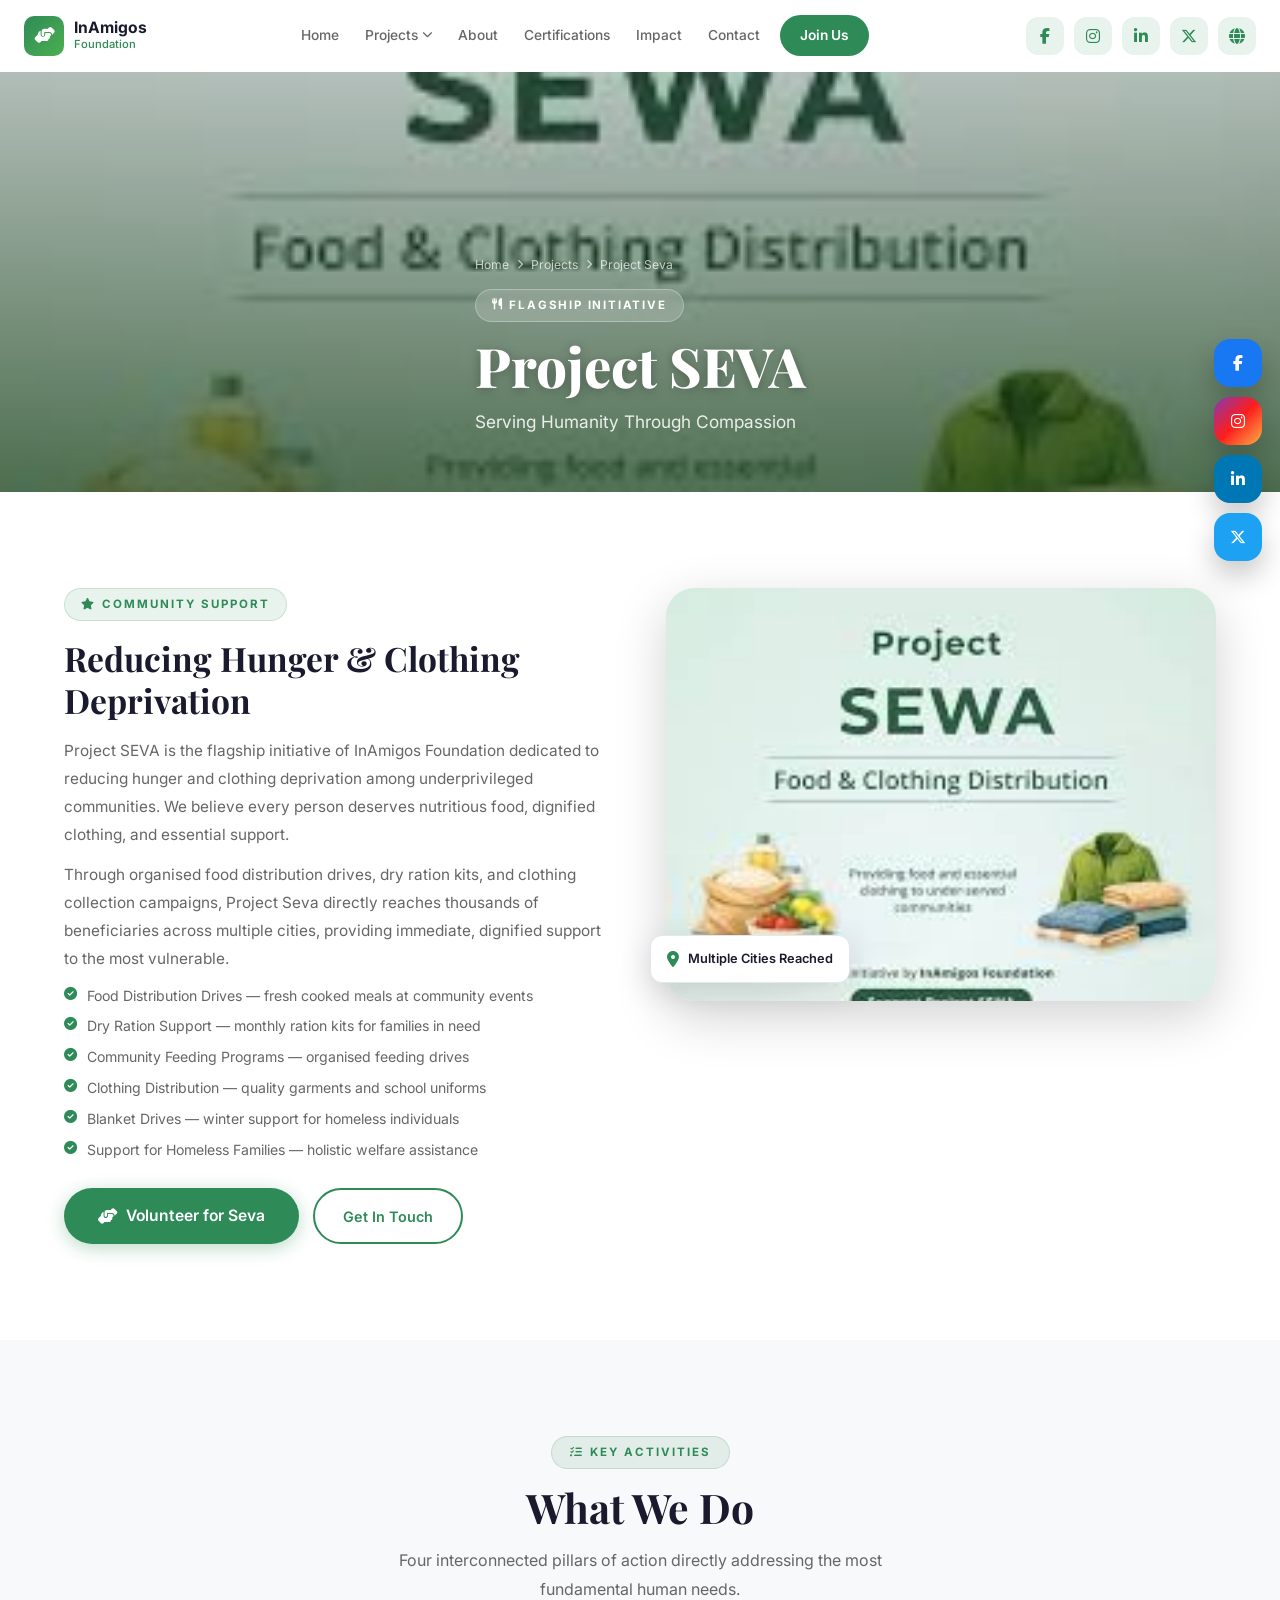
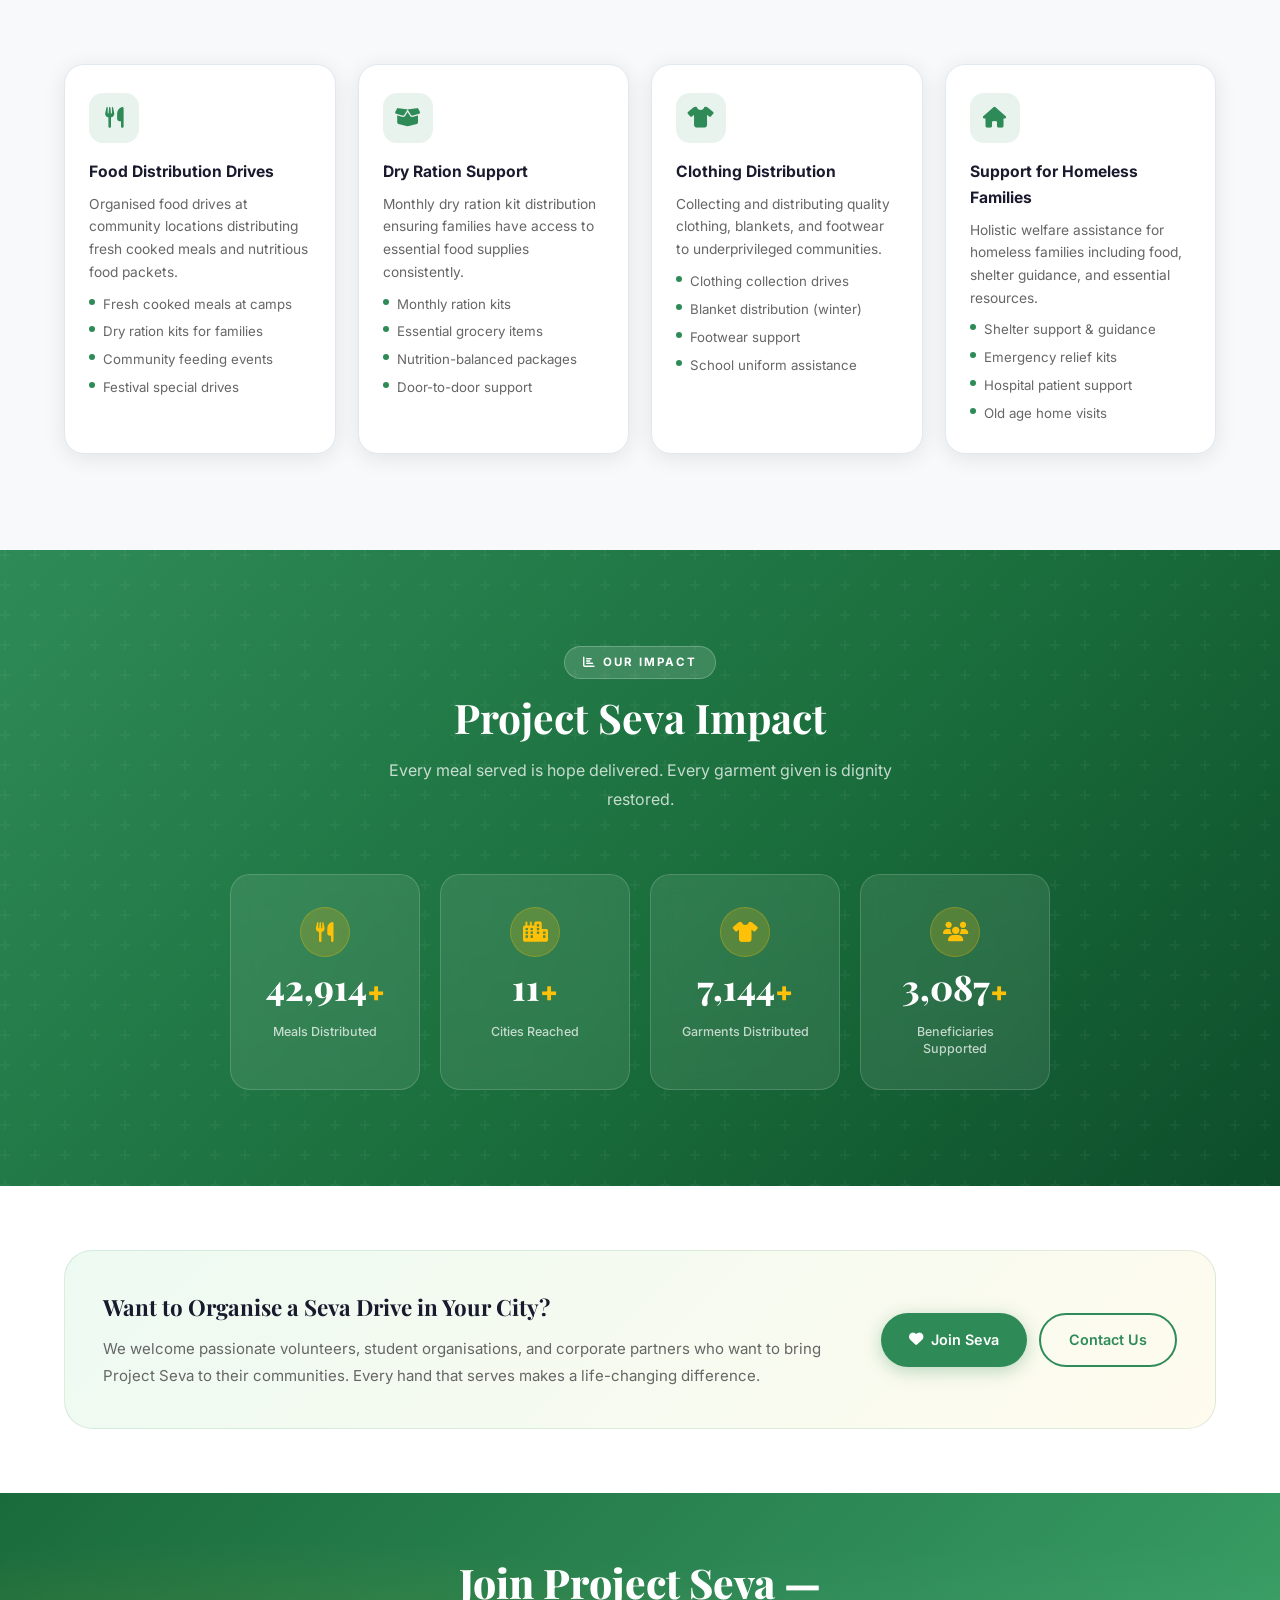
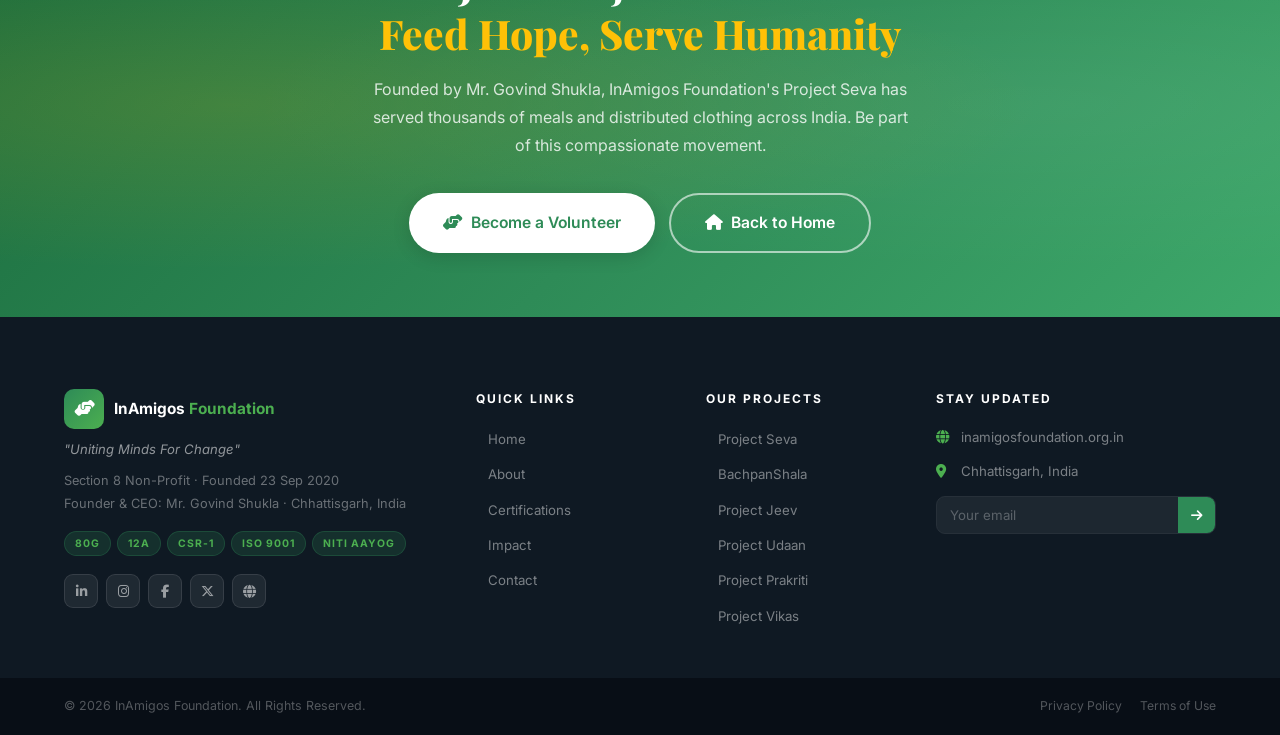
<file: seva.html>
<!DOCTYPE html>
<html lang="en">
<head>
  <meta charset="UTF-8"/>
  <meta name="viewport" content="width=device-width, initial-scale=1.0"/>
  <meta name="description" content="Project Seva — InAmigos Foundation's flagship initiative fighting hunger and clothing deprivation. 50,000+ meals distributed across 15+ cities."/>
  <meta name="keywords" content="Project Seva, InAmigos Foundation, food distribution, hunger, clothing drive, community welfare, NGO India"/>
  <meta name="author" content="InAmigos Foundation"/>
  <meta name="robots" content="index, follow"/>
  <meta property="og:type" content="website"/>
  <meta property="og:title" content="Project Seva | InAmigos Foundation"/>
  <meta property="og:description" content="Flagship initiative fighting hunger and clothing deprivation. 50,000+ meals distributed across 15+ cities."/>
  <meta property="og:image" content="https://www.inamigosfoundation.org.in/Images/seva.jpg"/>
  <meta name="twitter:card" content="summary_large_image"/>
  <meta name="twitter:title" content="Project Seva | InAmigos Foundation"/>
  <link rel="canonical" href="https://www.inamigosfoundation.org.in/seva.html"/>
  <title>Project Seva | InAmigos Foundation</title>
  <link rel="preconnect" href="https://fonts.googleapis.com"/>
  <link rel="preconnect" href="https://fonts.gstatic.com" crossorigin/>
  <link href="https://fonts.googleapis.com/css2?family=Inter:wght@300;400;500;600;700;800&family=Playfair+Display:ital,wght@0,700;0,800;1,700&display=swap" rel="stylesheet"/>
  <link rel="stylesheet" href="https://cdnjs.cloudflare.com/ajax/libs/font-awesome/6.5.0/css/all.min.css" crossorigin="anonymous" referrerpolicy="no-referrer"/>
  <link rel="stylesheet" href="style.css"/>
  <link rel="website icon" type="image/png" href="icon.png"/>
</head>
<body>

<div id="preloader" aria-hidden="true">
  <div class="pl-box">
    <div class="pl-icon"><i class="fas fa-utensils"></i></div>
    <div class="pl-bar"><div class="pl-fill"></div></div>
    <p>Project Seva</p>
  </div>
</div>

<!-- NAVBAR -->
<nav class="navbar" aria-label="Main navigation">
  <div class="nav-inner">
    <a href="index.html" class="nav-logo"><span class="logo-icon"><i class="fas fa-hands-helping"></i></span><span class="logo-text">InAmigos<span>Foundation</span></span></a>
    <button class="hamburger" id="hamburger" aria-label="Toggle menu" aria-expanded="false"><span></span><span></span><span></span></button>
    <ul class="nav-links" id="nav-links">
      <li><a href="index.html">Home</a></li>
      <li class="nav-dropdown">
        <button class="nav-drop-btn">Projects <i class="fas fa-chevron-down" style="font-size:.65rem;"></i></button>
        <ul class="nav-drop-menu">
          <li><a href="seva.html"><i class="fas fa-utensils"></i>Project Seva</a></li>
          <li><a href="bachpanshala.html"><i class="fas fa-book-open"></i>BachpanShala</a></li>
          <li><a href="jeev.html"><i class="fas fa-paw"></i>Project Jeev</a></li>
          <li><a href="udaan.html"><i class="fas fa-female"></i>Project Udaan</a></li>
          <li><a href="prakriti.html"><i class="fas fa-tree"></i>Project Prakriti</a></li>
          <li><a href="vikas.html"><i class="fas fa-rocket"></i>Project Vikas</a></li>
        </ul>
      </li>
      <li><a href="index.html#about">About</a></li>
      <li><a href="index.html#certifications">Certifications</a></li>
      <li><a href="index.html#impact">Impact</a></li>
      <li><a href="index.html#contact">Contact</a></li>
      <li><a href="index.html#join" class="nav-cta">Join Us</a></li>
    </ul>
    <div class="nav-socials">
      <a href="https://www.facebook.com/InAmigos/" target="_blank" rel="noopener noreferrer" aria-label="Facebook"><i class="fab fa-facebook-f"></i></a>
      <a href="https://www.instagram.com/inamigos/" target="_blank" rel="noopener noreferrer" aria-label="Instagram"><i class="fab fa-instagram"></i></a>
      <a href="https://www.linkedin.com/in/inamigos-foundation-1289781b1" target="_blank" rel="noopener noreferrer" aria-label="LinkedIn"><i class="fab fa-linkedin-in"></i></a>
      <a href="https://x.com/inamigosf" target="_blank" rel="noopener noreferrer" aria-label="X"><i class="fab fa-x-twitter"></i></a>
      <a href="https://www.inamigosfoundation.org.in/" target="_blank" rel="noopener noreferrer" aria-label="Website"><i class="fas fa-globe"></i></a>
    </div>
  </div>
</nav>

<!-- PAGE HERO -->
<header class="page-hero" aria-label="Project Seva">
  <div class="page-hero-img" style="background-image:url('Images/seva.jpg');"></div>
  <div class="page-hero-overlay" style="background:linear-gradient(to bottom,rgba(0,0,0,.2),rgba(20,60,20,.72));"></div>
  <div class="container">
    <div class="page-hero-content">
      <nav class="breadcrumb" aria-label="Breadcrumb">
        <a href="index.html">Home</a><i class="fas fa-chevron-right"></i>
        <a href="index.html#projects">Projects</a><i class="fas fa-chevron-right"></i>
        <span>Project Seva</span>
      </nav>
      <div class="page-hero-tag"><i class="fas fa-utensils"></i> Flagship Initiative</div>
      <h1>Project SEVA</h1>
      <p class="hero-sub">Serving Humanity Through Compassion</p>
    </div>
  </div>
</header>

<!-- INTRO -->
<section class="section-pad" style="background:#fff;" aria-label="About Project Seva">
  <div class="container">
    <div class="project-intro">
      <div data-reveal>
        <span class="pit-badge"><i class="fas fa-star"></i> Community Support</span>
        <h2>Reducing Hunger &amp; Clothing Deprivation</h2>
        <p>Project SEVA is the flagship initiative of InAmigos Foundation dedicated to reducing hunger and clothing deprivation among underprivileged communities. We believe every person deserves nutritious food, dignified clothing, and essential support.</p>
        <p>Through organised food distribution drives, dry ration kits, and clothing collection campaigns, Project Seva directly reaches thousands of beneficiaries across multiple cities, providing immediate, dignified support to the most vulnerable.</p>
        <ul class="check-list">
          <li><i class="fas fa-check-circle"></i> Food Distribution Drives — fresh cooked meals at community events</li>
          <li><i class="fas fa-check-circle"></i> Dry Ration Support — monthly ration kits for families in need</li>
          <li><i class="fas fa-check-circle"></i> Community Feeding Programs — organised feeding drives</li>
          <li><i class="fas fa-check-circle"></i> Clothing Distribution — quality garments and school uniforms</li>
          <li><i class="fas fa-check-circle"></i> Blanket Drives — winter support for homeless individuals</li>
          <li><i class="fas fa-check-circle"></i> Support for Homeless Families — holistic welfare assistance</li>
        </ul>
        <div style="display:flex;gap:14px;flex-wrap:wrap;margin-top:28px;">
          <a href="index.html#join"    class="btn btn-primary btn-lg"><i class="fas fa-hands-helping"></i> Volunteer for Seva</a>
          <a href="index.html#contact" class="btn btn-outline">Get In Touch</a>
        </div>
      </div>
      <div class="proj-img-block" data-reveal data-delay="150">
        <img src="Images/seva.jpg" alt="Project Seva — food and clothing distribution volunteers"/>
        <div class="img-badge"><i class="fas fa-map-marker-alt"></i><span>Multiple Cities Reached</span></div>
      </div>
    </div>
  </div>
</section>

<!-- KEY ACTIVITIES -->
<section class="section-pad bg-off" aria-label="Key Activities">
  <div class="container">
    <div class="sec-head" data-reveal>
      <span class="sec-badge"><i class="fas fa-tasks"></i> Key Activities</span>
      <h2 class="sec-title">What We Do</h2>
      <p class="sec-sub">Four interconnected pillars of action directly addressing the most fundamental human needs.</p>
    </div>
    <div class="info-grid">
      <div class="info-card" data-reveal>
        <div class="ic-icon" style="background:rgba(46,139,87,.1);color:#2E8B57;"><i class="fas fa-utensils"></i></div>
        <h3>Food Distribution Drives</h3>
        <p>Organised food drives at community locations distributing fresh cooked meals and nutritious food packets.</p>
        <ul><li>Fresh cooked meals at camps</li><li>Dry ration kits for families</li><li>Community feeding events</li><li>Festival special drives</li></ul>
      </div>
      <div class="info-card" data-reveal data-delay="80">
        <div class="ic-icon" style="background:rgba(46,139,87,.1);color:#2E8B57;"><i class="fas fa-box-open"></i></div>
        <h3>Dry Ration Support</h3>
        <p>Monthly dry ration kit distribution ensuring families have access to essential food supplies consistently.</p>
        <ul><li>Monthly ration kits</li><li>Essential grocery items</li><li>Nutrition-balanced packages</li><li>Door-to-door support</li></ul>
      </div>
      <div class="info-card" data-reveal data-delay="160">
        <div class="ic-icon" style="background:rgba(46,139,87,.1);color:#2E8B57;"><i class="fas fa-tshirt"></i></div>
        <h3>Clothing Distribution</h3>
        <p>Collecting and distributing quality clothing, blankets, and footwear to underprivileged communities.</p>
        <ul><li>Clothing collection drives</li><li>Blanket distribution (winter)</li><li>Footwear support</li><li>School uniform assistance</li></ul>
      </div>
      <div class="info-card" data-reveal data-delay="240">
        <div class="ic-icon" style="background:rgba(46,139,87,.1);color:#2E8B57;"><i class="fas fa-home"></i></div>
        <h3>Support for Homeless Families</h3>
        <p>Holistic welfare assistance for homeless families including food, shelter guidance, and essential resources.</p>
        <ul><li>Shelter support &amp; guidance</li><li>Emergency relief kits</li><li>Hospital patient support</li><li>Old age home visits</li></ul>
      </div>
    </div>
  </div>
</section>

<!-- IMPACT -->
<section class="impact-sec section-pad" aria-label="Project Seva Impact">
  <div class="impact-bg" aria-hidden="true"></div>
  <div class="container">
    <div class="sec-head" data-reveal>
      <span class="sec-badge sec-badge-light"><i class="fas fa-chart-bar"></i> Our Impact</span>
      <h2 class="sec-title sec-title-light">Project Seva Impact</h2>
      <p class="sec-sub sec-sub-light">Every meal served is hope delivered. Every garment given is dignity restored.</p>
    </div>
    <div class="stats-grid">
      <div class="stat-card" data-reveal>
        <div class="stat-icon"><i class="fas fa-utensils"></i></div>
        <div><span class="stat-num" data-count="50000">0</span><span class="stat-plus">+</span></div>
        <p class="stat-label">Meals Distributed</p>
      </div>
      <div class="stat-card" data-reveal data-delay="120">
        <div class="stat-icon"><i class="fas fa-city"></i></div>
        <div><span class="stat-num" data-count="15">0</span><span class="stat-plus">+</span></div>
        <p class="stat-label">Cities Reached</p>
      </div>
      <div class="stat-card" data-reveal data-delay="240">
        <div class="stat-icon"><i class="fas fa-tshirt"></i></div>
        <div><span class="stat-num" data-count="10000">0</span><span class="stat-plus">+</span></div>
        <p class="stat-label">Garments Distributed</p>
      </div>
      <div class="stat-card" data-reveal data-delay="360">
        <div class="stat-icon"><i class="fas fa-users"></i></div>
        <div><span class="stat-num" data-count="5000">0</span><span class="stat-plus">+</span></div>
        <p class="stat-label">Beneficiaries Supported</p>
      </div>
    </div>
  </div>
</section>

<!-- HIGHLIGHT CTA -->
<section class="section-pad-sm" style="background:#fff;">
  <div class="container">
    <div class="highlight-row" data-reveal>
      <div class="hl-inner">
        <div>
          <h3>Want to Organise a Seva Drive in Your City?</h3>
          <p>We welcome passionate volunteers, student organisations, and corporate partners who want to bring Project Seva to their communities. Every hand that serves makes a life-changing difference.</p>
        </div>
        <div class="hl-btns">
          <a href="index.html#join"    class="btn btn-primary"><i class="fas fa-heart"></i> Join Seva</a>
          <a href="index.html#contact" class="btn btn-outline">Contact Us</a>
        </div>
      </div>
    </div>
  </div>
</section>

<!-- CTA BAND -->
<section class="cta-band section-pad-sm" aria-label="Join Project Seva">
  <div class="cta-band-bg" aria-hidden="true"></div>
  <div class="container">
    <div class="cta-inner" data-reveal>
      <h2>Join Project Seva —<br><span>Feed Hope, Serve Humanity</span></h2>
      <p>Founded by Mr. Govind Shukla, InAmigos Foundation's Project Seva has served thousands of meals and distributed clothing across India. Be part of this compassionate movement.</p>
      <div class="cta-btns">
        <a href="index.html#join"    class="btn btn-white btn-lg"><i class="fas fa-hands-helping"></i> Become a Volunteer</a>
        <a href="index.html"         class="btn btn-outline-white btn-lg"><i class="fas fa-home"></i> Back to Home</a>
      </div>
    </div>
  </div>
</section>

<!-- FOOTER -->
<footer class="footer" role="contentinfo">
  <div class="footer-top"><div class="container"><div class="footer-grid">
    <div class="footer-brand">
      <a href="index.html" class="f-logo"><span class="logo-icon"><i class="fas fa-hands-helping"></i></span><span>InAmigos <strong>Foundation</strong></span></a>
      <p class="f-tagline">"Uniting Minds For Change"</p>
      <p class="f-desc">Section 8 Non-Profit · Founded 23 Sep 2020<br>Founder &amp; CEO: Mr. Govind Shukla · Chhattisgarh, India</p>
      <div class="f-certs"><span>80G</span><span>12A</span><span>CSR-1</span><span>ISO 9001</span><span>NITI Aayog</span></div>
      <div class="f-social">
            <a href="https://www.linkedin.com/in/inamigos-foundation-1289781b1" target="_blank" rel="noopener noreferrer" aria-label="LinkedIn"><i class="fab fa-linkedin-in"></i></a>
            <a href="https://www.instagram.com/inamigos/" target="_blank" rel="noopener noreferrer" aria-label="Instagram"><i class="fab fa-instagram"></i></a>
            <a href="https://www.facebook.com/InAmigos/" target="_blank" rel="noopener noreferrer" aria-label="Facebook"><i class="fab fa-facebook-f"></i></a>
            <a href="https://x.com/inamigosf" target="_blank" rel="noopener noreferrer" aria-label="X"><i class="fab fa-x-twitter"></i></a>
            <a href="https://www.inamigosfoundation.org.in/" target="_blank" rel="noopener noreferrer" aria-label="Website"><i class="fas fa-globe"></i></a>
          </div>
    </div>
    <div class="f-col"><h4>Quick Links</h4><ul>
      <li><a href="index.html">Home</a></li><li><a href="index.html#about">About</a></li>
      <li><a href="index.html#certifications">Certifications</a></li><li><a href="index.html#impact">Impact</a></li>
      <li><a href="index.html#contact">Contact</a></li>
    </ul></div>
    <div class="f-col"><h4>Our Projects</h4><ul>
      <li><a href="seva.html">Project Seva</a></li><li><a href="bachpanshala.html">BachpanShala</a></li>
      <li><a href="jeev.html">Project Jeev</a></li><li><a href="udaan.html">Project Udaan</a></li>
      <li><a href="prakriti.html">Project Prakriti</a></li><li><a href="vikas.html">Project Vikas</a></li>
    </ul></div>
    <div class="f-col"><h4>Stay Updated</h4>
      <div class="f-contact-item"><i class="fas fa-globe"></i><a href="https://inamigosfoundation.org.in/" target="_blank" rel="noopener noreferrer">inamigosfoundation.org.in</a></div>
      <div class="f-contact-item"><i class="fas fa-map-marker-alt"></i><span>Chhattisgarh, India</span></div>
      <div class="f-nl-form" style="margin-top:14px;"><input type="email" placeholder="Your email" aria-label="Newsletter email"/><button type="button" aria-label="Subscribe"><i class="fas fa-arrow-right"></i></button></div>
    </div>
  </div></div></div>
  <div class="footer-bottom"><div class="container">
    <p>&copy; 2026 InAmigos Foundation. All Rights Reserved.</p>
    <nav><a href="#">Privacy Policy</a><a href="#">Terms of Use</a></nav>
  </div></div>
</footer>
<button id="btt" aria-label="Back to top of page"><i class="fas fa-chevron-up"></i></button>
<div class="floating-social-widget" aria-label="Follow us on social media">
  <a href="https://www.facebook.com/InAmigos/" target="_blank" rel="noopener noreferrer" class="facebook" data-tooltip="Facebook"><i class="fab fa-facebook-f"></i></a>
  <a href="https://www.instagram.com/inamigos/" target="_blank" rel="noopener noreferrer" class="instagram" data-tooltip="Instagram"><i class="fab fa-instagram"></i></a>
  <a href="https://www.linkedin.com/in/inamigos-foundation-1289781b1" target="_blank" rel="noopener noreferrer" class="linkedin" data-tooltip="LinkedIn"><i class="fab fa-linkedin-in"></i></a>
  <a href="https://x.com/inamigosf" target="_blank" rel="noopener noreferrer" class="x" data-tooltip="X (Twitter)"><i class="fab fa-x-twitter"></i></a>
</div>
<script src="script.js"></script>
</body>
</html>
</file>
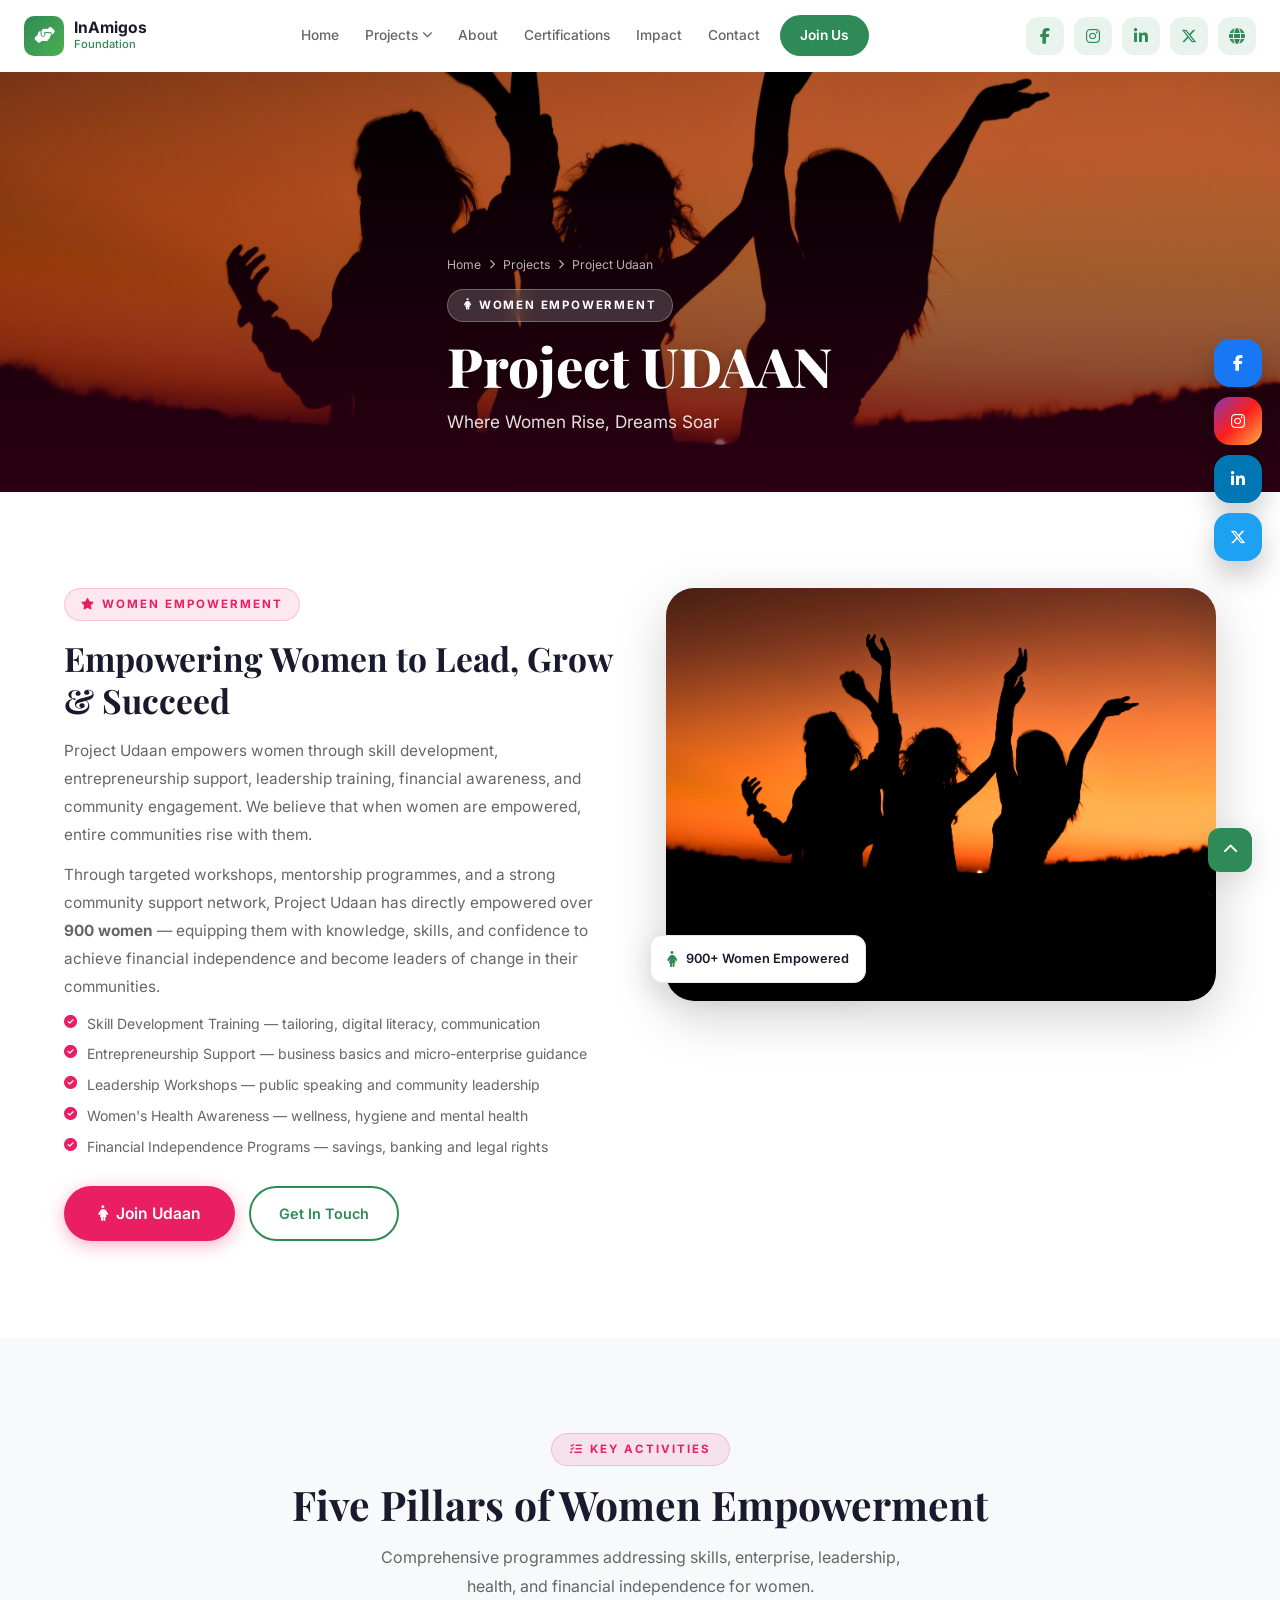
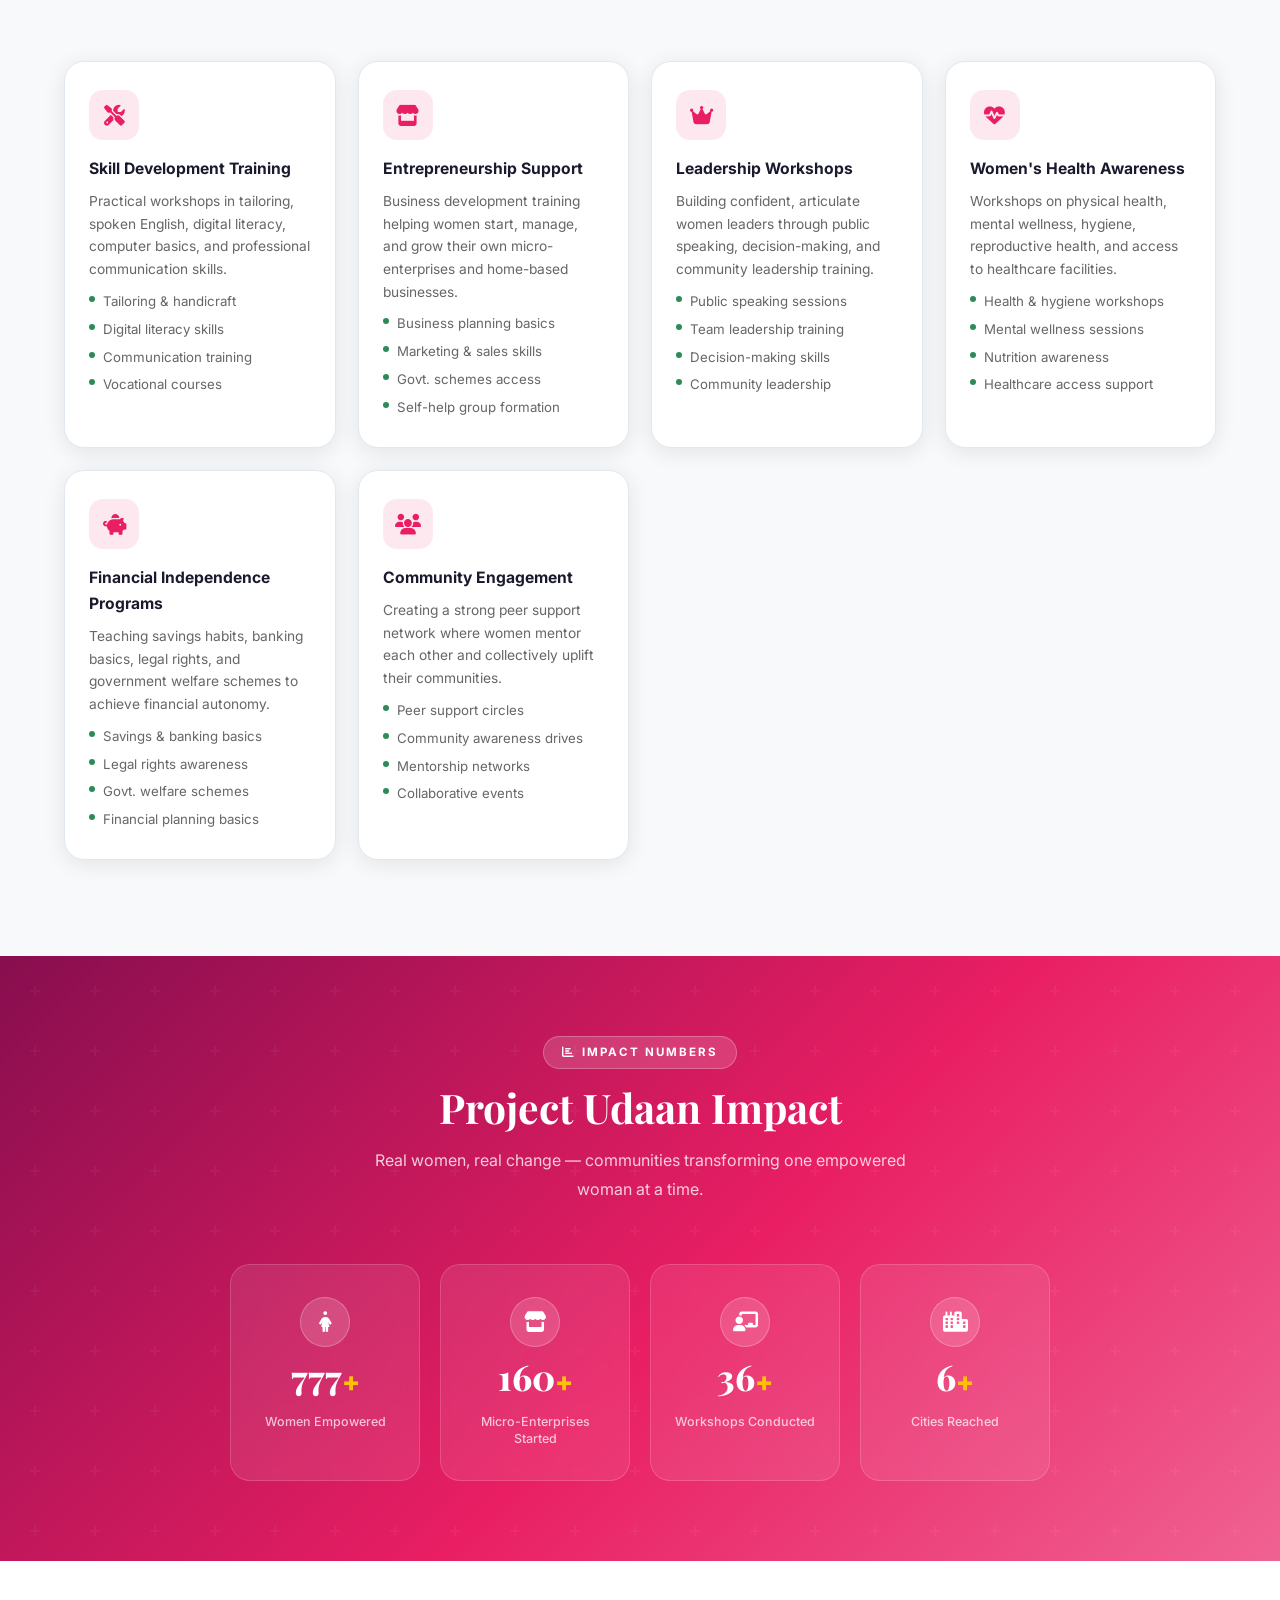
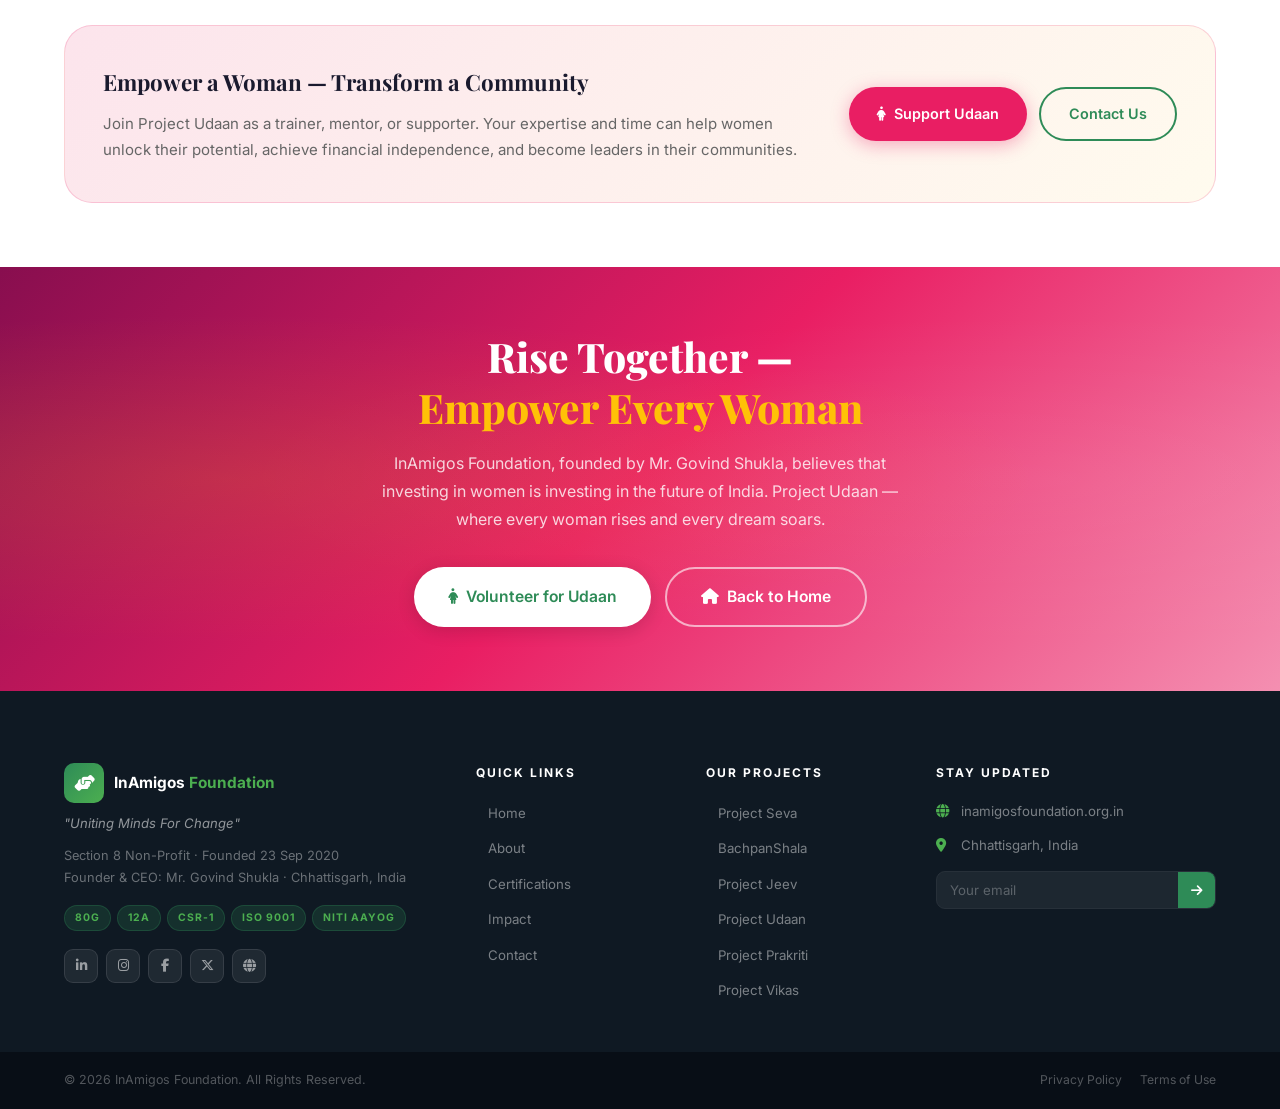
<file: udaan.html>
<!DOCTYPE html>
<html lang="en">
<head>
  <meta charset="UTF-8"/>
  <meta name="viewport" content="width=device-width, initial-scale=1.0"/>
  <meta name="description" content="Project Udaan — InAmigos Foundation's women empowerment initiative. 900+ women empowered through skill development, entrepreneurship support, leadership workshops and financial independence programs."/>
  <meta name="keywords" content="Project Udaan, InAmigos Foundation, women empowerment, skill development, entrepreneurship, leadership, NGO India"/>
  <meta name="author" content="InAmigos Foundation"/>
  <meta name="robots" content="index, follow"/>
  <meta property="og:type" content="website"/>
  <meta property="og:title" content="Project Udaan | InAmigos Foundation"/>
  <meta property="og:description" content="Women empowerment initiative. 900+ women empowered through skills, entrepreneurship support, and leadership training."/>
  <meta property="og:image" content="https://www.inamigosfoundation.org.in/Images/Udaan.jpeg"/>
  <meta name="twitter:card" content="summary_large_image"/>
  <meta name="twitter:title" content="Project Udaan | InAmigos Foundation"/>
  <link rel="canonical" href="https://www.inamigosfoundation.org.in/udaan.html"/>
  <title>Project Udaan | InAmigos Foundation</title>
  <link rel="preconnect" href="https://fonts.googleapis.com"/>
  <link rel="preconnect" href="https://fonts.gstatic.com" crossorigin/>
  <link href="https://fonts.googleapis.com/css2?family=Inter:wght@300;400;500;600;700;800&family=Playfair+Display:ital,wght@0,700;0,800;1,700&display=swap" rel="stylesheet"/>
  <link rel="stylesheet" href="https://cdnjs.cloudflare.com/ajax/libs/font-awesome/6.5.0/css/all.min.css" crossorigin="anonymous" referrerpolicy="no-referrer"/>
  <link rel="stylesheet" href="style.css"/>
  <link rel="website icon" type="image/png" href="icon.png"/>
  <style>
    /* Udaan accent overrides */
    .udaan-accent { color:#E91E63; }
    .udaan-btn { background:#E91E63 !important; box-shadow:0 4px 18px rgba(233,30,99,.35) !important; }
    .udaan-btn:hover { background:#c2185b !important; }
    .udaan-pit { background:rgba(233,30,99,.1); color:#E91E63; border-color:rgba(233,30,99,.2); }
  </style>
</head>
<body>

<div id="preloader" aria-hidden="true">
  <div class="pl-box">
    <div class="pl-icon" style="background:linear-gradient(135deg,#E91E63,#c2185b);"><i class="fas fa-female"></i></div>
    <div class="pl-bar"><div class="pl-fill"></div></div>
    <p>Project Udaan</p>
  </div>
</div>

<!-- ════ NAVBAR ════ -->
<nav class="navbar" aria-label="Main navigation">
  <div class="nav-inner">
    <a href="index.html" class="nav-logo">
      <span class="logo-icon"><i class="fas fa-hands-helping"></i></span>
      <span class="logo-text">InAmigos<span>Foundation</span></span>
    </a>
    <button class="hamburger" id="hamburger" aria-label="Toggle menu" aria-expanded="false">
      <span></span><span></span><span></span>
    </button>
    <ul class="nav-links" id="nav-links">
      <li><a href="index.html">Home</a></li>
      <li class="nav-dropdown">
        <button class="nav-drop-btn">Projects <i class="fas fa-chevron-down" style="font-size:.65rem;"></i></button>
        <ul class="nav-drop-menu">
          <li><a href="seva.html"><i class="fas fa-utensils"></i>Project Seva</a></li>
          <li><a href="bachpanshala.html"><i class="fas fa-book-open"></i>BachpanShala</a></li>
          <li><a href="jeev.html"><i class="fas fa-paw"></i>Project Jeev</a></li>
          <li><a href="udaan.html"><i class="fas fa-female"></i>Project Udaan</a></li>
          <li><a href="prakriti.html"><i class="fas fa-tree"></i>Project Prakriti</a></li>
          <li><a href="vikas.html"><i class="fas fa-rocket"></i>Project Vikas</a></li>
        </ul>
      </li>
      <li><a href="index.html#about">About</a></li>
      <li><a href="index.html#certifications">Certifications</a></li>
      <li><a href="index.html#impact">Impact</a></li>
      <li><a href="index.html#contact">Contact</a></li>
      <li><a href="index.html#join" class="nav-cta">Join Us</a></li>
    </ul>
    <div class="nav-socials">
      <a href="https://www.facebook.com/InAmigos/" target="_blank" rel="noopener noreferrer" aria-label="Facebook"><i class="fab fa-facebook-f"></i></a>
      <a href="https://www.instagram.com/inamigos/" target="_blank" rel="noopener noreferrer" aria-label="Instagram"><i class="fab fa-instagram"></i></a>
      <a href="https://www.linkedin.com/in/inamigos-foundation-1289781b1" target="_blank" rel="noopener noreferrer" aria-label="LinkedIn"><i class="fab fa-linkedin-in"></i></a>
      <a href="https://x.com/inamigosf" target="_blank" rel="noopener noreferrer" aria-label="X"><i class="fab fa-x-twitter"></i></a>
      <a href="https://www.inamigosfoundation.org.in/" target="_blank" rel="noopener noreferrer" aria-label="Website"><i class="fas fa-globe"></i></a>
    </div>
  </div>
</nav>

<!-- ════ PAGE HERO ════ -->
<header class="page-hero" aria-label="Project Udaan">
  <div class="page-hero-img" style="background-image:url('Images/Udaan.jpeg');"></div>
  <div class="page-hero-overlay" style="background:linear-gradient(to bottom,rgba(0,0,0,.2),rgba(60,0,25,.72));"></div>
  <div class="container">
    <div class="page-hero-content">
      <nav class="breadcrumb" aria-label="Breadcrumb">
        <a href="index.html">Home</a><i class="fas fa-chevron-right"></i>
        <a href="index.html#projects">Projects</a><i class="fas fa-chevron-right"></i>
        <span>Project Udaan</span>
      </nav>
      <div class="page-hero-tag"><i class="fas fa-female"></i> Women Empowerment</div>
      <h1>Project UDAAN</h1>
      <p class="hero-sub">Where Women Rise, Dreams Soar</p>
    </div>
  </div>
</header>

<!-- ════ INTRO ════ -->
<section class="section-pad" style="background:#fff;" aria-label="About Project Udaan">
  <div class="container">
    <div class="project-intro">
      <div data-reveal>
        <span class="pit-badge udaan-pit"><i class="fas fa-star"></i> Women Empowerment</span>
        <h2>Empowering Women to Lead, Grow &amp; Succeed</h2>
        <p>Project Udaan empowers women through skill development, entrepreneurship support, leadership training, financial awareness, and community engagement. We believe that when women are empowered, entire communities rise with them.</p>
        <p>Through targeted workshops, mentorship programmes, and a strong community support network, Project Udaan has directly empowered over <strong>900 women</strong> — equipping them with knowledge, skills, and confidence to achieve financial independence and become leaders of change in their communities.</p>
        <ul class="check-list">
          <li><i class="fas fa-check-circle" style="color:#E91E63;"></i> Skill Development Training — tailoring, digital literacy, communication</li>
          <li><i class="fas fa-check-circle" style="color:#E91E63;"></i> Entrepreneurship Support — business basics and micro-enterprise guidance</li>
          <li><i class="fas fa-check-circle" style="color:#E91E63;"></i> Leadership Workshops — public speaking and community leadership</li>
          <li><i class="fas fa-check-circle" style="color:#E91E63;"></i> Women's Health Awareness — wellness, hygiene and mental health</li>
          <li><i class="fas fa-check-circle" style="color:#E91E63;"></i> Financial Independence Programs — savings, banking and legal rights</li>
        </ul>
        <div style="display:flex;gap:14px;flex-wrap:wrap;margin-top:28px;">
          <a href="index.html#join"    class="btn udaan-btn btn-primary btn-lg"><i class="fas fa-female"></i> Join Udaan</a>
          <a href="index.html#contact" class="btn btn-outline">Get In Touch</a>
        </div>
      </div>
      <div class="proj-img-block" data-reveal data-delay="150">
        <img src="Images/Udaan.jpeg" alt="Project Udaan — women empowerment workshop by InAmigos Foundation"/>
        <div class="img-badge"><i class="fas fa-female"></i><span>900+ Women Empowered</span></div>
      </div>
    </div>
  </div>
</section>

<!-- ════ KEY ACTIVITIES ════ -->
<section class="section-pad bg-off" aria-label="Key Activities">
  <div class="container">
    <div class="sec-head" data-reveal>
      <span class="sec-badge" style="background:rgba(233,30,99,.1);color:#E91E63;border-color:rgba(233,30,99,.2);">
        <i class="fas fa-tasks"></i> Key Activities
      </span>
      <h2 class="sec-title">Five Pillars of Women Empowerment</h2>
      <p class="sec-sub">Comprehensive programmes addressing skills, enterprise, leadership, health, and financial independence for women.</p>
    </div>
    <div class="info-grid">
      <div class="info-card" data-reveal>
        <div class="ic-icon" style="background:rgba(233,30,99,.1);color:#E91E63;"><i class="fas fa-tools"></i></div>
        <h3>Skill Development Training</h3>
        <p>Practical workshops in tailoring, spoken English, digital literacy, computer basics, and professional communication skills.</p>
        <ul>
          <li>Tailoring &amp; handicraft</li>
          <li>Digital literacy skills</li>
          <li>Communication training</li>
          <li>Vocational courses</li>
        </ul>
      </div>
      <div class="info-card" data-reveal data-delay="80">
        <div class="ic-icon" style="background:rgba(233,30,99,.1);color:#E91E63;"><i class="fas fa-store"></i></div>
        <h3>Entrepreneurship Support</h3>
        <p>Business development training helping women start, manage, and grow their own micro-enterprises and home-based businesses.</p>
        <ul>
          <li>Business planning basics</li>
          <li>Marketing &amp; sales skills</li>
          <li>Govt. schemes access</li>
          <li>Self-help group formation</li>
        </ul>
      </div>
      <div class="info-card" data-reveal data-delay="160">
        <div class="ic-icon" style="background:rgba(233,30,99,.1);color:#E91E63;"><i class="fas fa-crown"></i></div>
        <h3>Leadership Workshops</h3>
        <p>Building confident, articulate women leaders through public speaking, decision-making, and community leadership training.</p>
        <ul>
          <li>Public speaking sessions</li>
          <li>Team leadership training</li>
          <li>Decision-making skills</li>
          <li>Community leadership</li>
        </ul>
      </div>
      <div class="info-card" data-reveal data-delay="240">
        <div class="ic-icon" style="background:rgba(233,30,99,.1);color:#E91E63;"><i class="fas fa-heartbeat"></i></div>
        <h3>Women's Health Awareness</h3>
        <p>Workshops on physical health, mental wellness, hygiene, reproductive health, and access to healthcare facilities.</p>
        <ul>
          <li>Health &amp; hygiene workshops</li>
          <li>Mental wellness sessions</li>
          <li>Nutrition awareness</li>
          <li>Healthcare access support</li>
        </ul>
      </div>
      <div class="info-card" data-reveal data-delay="320">
        <div class="ic-icon" style="background:rgba(233,30,99,.1);color:#E91E63;"><i class="fas fa-piggy-bank"></i></div>
        <h3>Financial Independence Programs</h3>
        <p>Teaching savings habits, banking basics, legal rights, and government welfare schemes to achieve financial autonomy.</p>
        <ul>
          <li>Savings &amp; banking basics</li>
          <li>Legal rights awareness</li>
          <li>Govt. welfare schemes</li>
          <li>Financial planning basics</li>
        </ul>
      </div>
      <div class="info-card" data-reveal data-delay="400">
        <div class="ic-icon" style="background:rgba(233,30,99,.1);color:#E91E63;"><i class="fas fa-users"></i></div>
        <h3>Community Engagement</h3>
        <p>Creating a strong peer support network where women mentor each other and collectively uplift their communities.</p>
        <ul>
          <li>Peer support circles</li>
          <li>Community awareness drives</li>
          <li>Mentorship networks</li>
          <li>Collaborative events</li>
        </ul>
      </div>
    </div>
  </div>
</section>

<!-- ════ IMPACT STATS ════ -->
<section style="padding:80px 0;position:relative;overflow:hidden;" aria-label="Project Udaan Impact">
  <div style="position:absolute;inset:0;background:linear-gradient(135deg,#880e4f 0%,#E91E63 55%,#f06292 100%);z-index:0;"></div>
  <div style="position:absolute;inset:0;background:url('data:image/svg+xml,%3Csvg width%3D%2260%22 height%3D%2260%22 viewBox%3D%220 0 60 60%22 xmlns%3D%22http%3A//www.w3.org/2000/svg%22%3E%3Cg fill%3D%22%23ffffff%22 fill-opacity%3D%220.04%22%3E%3Cpath d%3D%22M36 34v-4h-2v4h-4v2h4v4h2v-4h4v-2h-4z%22/%3E%3C/g%3E%3C/svg%3E');z-index:0;"></div>
  <div class="container" style="position:relative;z-index:1;">
    <div class="sec-head" data-reveal>
      <span class="sec-badge" style="background:rgba(255,255,255,.15);color:#fff;border-color:rgba(255,255,255,.25);">
        <i class="fas fa-chart-bar"></i> Impact Numbers
      </span>
      <h2 class="sec-title" style="color:#fff;">Project Udaan Impact</h2>
      <p class="sec-sub" style="color:rgba(255,255,255,.78);">Real women, real change — communities transforming one empowered woman at a time.</p>
    </div>
    <div class="stats-grid">
      <div class="stat-card" data-reveal>
        <div class="stat-icon" style="background:rgba(255,255,255,.15);color:#fff;border-color:rgba(255,255,255,.25);"><i class="fas fa-female"></i></div>
        <div><span class="stat-num" data-count="900">0</span><span class="stat-plus">+</span></div>
        <p class="stat-label">Women Empowered</p>
      </div>
      <div class="stat-card" data-reveal data-delay="120">
        <div class="stat-icon" style="background:rgba(255,255,255,.15);color:#fff;border-color:rgba(255,255,255,.25);"><i class="fas fa-store"></i></div>
        <div><span class="stat-num" data-count="200">0</span><span class="stat-plus">+</span></div>
        <p class="stat-label">Micro-Enterprises Started</p>
      </div>
      <div class="stat-card" data-reveal data-delay="240">
        <div class="stat-icon" style="background:rgba(255,255,255,.15);color:#fff;border-color:rgba(255,255,255,.25);"><i class="fas fa-chalkboard-teacher"></i></div>
        <div><span class="stat-num" data-count="50">0</span><span class="stat-plus">+</span></div>
        <p class="stat-label">Workshops Conducted</p>
      </div>
      <div class="stat-card" data-reveal data-delay="360">
        <div class="stat-icon" style="background:rgba(255,255,255,.15);color:#fff;border-color:rgba(255,255,255,.25);"><i class="fas fa-city"></i></div>
        <div><span class="stat-num" data-count="10">0</span><span class="stat-plus">+</span></div>
        <p class="stat-label">Cities Reached</p>
      </div>
    </div>
  </div>
</section>

<!-- ════ HIGHLIGHT ════ -->
<section class="section-pad-sm" style="background:#fff;">
  <div class="container">
    <div class="highlight-row" data-reveal style="background:linear-gradient(135deg,#fce4ec,#fffbee);border-color:rgba(233,30,99,.18);">
      <div class="hl-inner">
        <div>
          <h3>Empower a Woman — Transform a Community</h3>
          <p>Join Project Udaan as a trainer, mentor, or supporter. Your expertise and time can help women unlock their potential, achieve financial independence, and become leaders in their communities.</p>
        </div>
        <div class="hl-btns">
          <a href="index.html#join"    class="btn udaan-btn btn-primary"><i class="fas fa-female"></i> Support Udaan</a>
          <a href="index.html#contact" class="btn btn-outline">Contact Us</a>
        </div>
      </div>
    </div>
  </div>
</section>

<!-- ════ CTA ════ -->
<section class="cta-band section-pad-sm" aria-label="Join Udaan">
  <div class="cta-band-bg" style="background:linear-gradient(135deg,#880e4f,#E91E63,#f48fb1);" aria-hidden="true"></div>
  <div class="container">
    <div class="cta-inner" data-reveal>
      <h2>Rise Together —<br><span>Empower Every Woman</span></h2>
      <p>InAmigos Foundation, founded by Mr. Govind Shukla, believes that investing in women is investing in the future of India. Project Udaan — where every woman rises and every dream soars.</p>
      <div class="cta-btns">
        <a href="index.html#join" class="btn btn-white btn-lg"><i class="fas fa-female"></i> Volunteer for Udaan</a>
        <a href="index.html"      class="btn btn-outline-white btn-lg"><i class="fas fa-home"></i> Back to Home</a>
      </div>
    </div>
  </div>
</section>

<!-- ════ FOOTER ════ -->
<footer class="footer" role="contentinfo">
  <div class="footer-top"><div class="container"><div class="footer-grid">
    <div class="footer-brand">
      <a href="index.html" class="f-logo"><span class="logo-icon"><i class="fas fa-hands-helping"></i></span><span>InAmigos <strong>Foundation</strong></span></a>
      <p class="f-tagline">"Uniting Minds For Change"</p>
      <p class="f-desc">Section 8 Non-Profit · Founded 23 Sep 2020<br>Founder &amp; CEO: Mr. Govind Shukla · Chhattisgarh, India</p>
      <div class="f-certs"><span>80G</span><span>12A</span><span>CSR-1</span><span>ISO 9001</span><span>NITI Aayog</span></div>
      <div class="f-social">
            <a href="https://www.linkedin.com/in/inamigos-foundation-1289781b1" target="_blank" rel="noopener noreferrer" aria-label="LinkedIn"><i class="fab fa-linkedin-in"></i></a>
            <a href="https://www.instagram.com/inamigos/" target="_blank" rel="noopener noreferrer" aria-label="Instagram"><i class="fab fa-instagram"></i></a>
            <a href="https://www.facebook.com/InAmigos/" target="_blank" rel="noopener noreferrer" aria-label="Facebook"><i class="fab fa-facebook-f"></i></a>
            <a href="https://x.com/inamigosf" target="_blank" rel="noopener noreferrer" aria-label="X"><i class="fab fa-x-twitter"></i></a>
            <a href="https://www.inamigosfoundation.org.in/" target="_blank" rel="noopener noreferrer" aria-label="Website"><i class="fas fa-globe"></i></a>
          </div>
    </div>
    <div class="f-col"><h4>Quick Links</h4><ul>
      <li><a href="index.html">Home</a></li>
      <li><a href="index.html#about">About</a></li>
      <li><a href="index.html#certifications">Certifications</a></li>
      <li><a href="index.html#impact">Impact</a></li>
      <li><a href="index.html#contact">Contact</a></li>
    </ul></div>
    <div class="f-col"><h4>Our Projects</h4><ul>
      <li><a href="seva.html">Project Seva</a></li>
      <li><a href="bachpanshala.html">BachpanShala</a></li>
      <li><a href="jeev.html">Project Jeev</a></li>
      <li><a href="udaan.html">Project Udaan</a></li>
      <li><a href="prakriti.html">Project Prakriti</a></li>
      <li><a href="vikas.html">Project Vikas</a></li>
    </ul></div>
    <div class="f-col"><h4>Stay Updated</h4>
      <div class="f-contact-item"><i class="fas fa-globe"></i><a href="https://inamigosfoundation.org.in/" target="_blank" rel="noopener noreferrer">inamigosfoundation.org.in</a></div>
      <div class="f-contact-item"><i class="fas fa-map-marker-alt"></i><span>Chhattisgarh, India</span></div>
      <div class="f-nl-form" style="margin-top:14px;">
        <input type="email" placeholder="Your email" aria-label="Newsletter email"/>
        <button type="button" aria-label="Subscribe"><i class="fas fa-arrow-right"></i></button>
      </div>
    </div>
  </div></div></div>
  <div class="footer-bottom"><div class="container">
    <p>&copy; 2026 InAmigos Foundation. All Rights Reserved.</p>
    <nav><a href="#">Privacy Policy</a><a href="#">Terms of Use</a></nav>
  </div></div>
</footer>
<button id="btt" aria-label="Back to top of page"><i class="fas fa-chevron-up"></i></button>
<div class="floating-social-widget" aria-label="Follow us on social media">
  <a href="https://www.facebook.com/InAmigos/" target="_blank" rel="noopener noreferrer" class="facebook" data-tooltip="Facebook"><i class="fab fa-facebook-f"></i></a>
  <a href="https://www.instagram.com/inamigos/" target="_blank" rel="noopener noreferrer" class="instagram" data-tooltip="Instagram"><i class="fab fa-instagram"></i></a>
  <a href="https://www.linkedin.com/in/inamigos-foundation-1289781b1" target="_blank" rel="noopener noreferrer" class="linkedin" data-tooltip="LinkedIn"><i class="fab fa-linkedin-in"></i></a>
  <a href="https://x.com/inamigosf" target="_blank" rel="noopener noreferrer" class="x" data-tooltip="X (Twitter)"><i class="fab fa-x-twitter"></i></a>
</div>
<script src="script.js"></script>
</body>
</html>
</file>
<file: style.css>
/* ============================================================
   InAmigos Foundation — Global Stylesheet v3.0
   Shared: index, seva, bachpanshala, jeev, udaan, prakriti, vikas
   ============================================================ */

/* ═══ VARIABLES ═══════════════════════════════════════════════ */
:root {
  --primary:       #2E8B57;
  --primary-dk:    #1e6b40;
  --primary-lt:    #4da870;
  --secondary:     #4CAF50;
  --accent:        #FFC107;
  --accent-dk:     #e5a800;
  --bg:            #F8F9FA;
  --white:         #ffffff;
  --text:          #1a1a2e;
  --text-mid:      #444;
  --text-light:    #666;
  --text-muted:    #999;
  --border:        #e2e8f0;
  --shadow-xs:     0 1px 4px  rgba(0,0,0,.05);
  --shadow-sm:     0 2px 10px rgba(0,0,0,.07);
  --shadow:        0 4px 22px rgba(0,0,0,.09);
  --shadow-md:     0 8px 32px rgba(0,0,0,.13);
  --shadow-lg:     0 16px 52px rgba(0,0,0,.18);
  --shadow-xl:     0 24px 64px rgba(0,0,0,.22);
  --r:             12px;
  --r-lg:          20px;
  --r-xl:          28px;
  --t:             0.3s ease;
  --nav-h:         72px;
  --font:          'Inter', sans-serif;
  --font-head:     'Playfair Display', serif;
}

/* ═══ RESET ═══════════════════════════════════════════════════ */
*, *::before, *::after { margin:0; padding:0; box-sizing:border-box; }
html { scroll-behavior:smooth; scroll-padding-top:var(--nav-h); font-size:16px; }
body {
  font-family: var(--font);
  color: var(--text);
  background: var(--white);
  line-height: 1.65;
  overflow-x: hidden;
}
img  { max-width:100%; height:auto; display:block; object-fit:cover; }
a    { text-decoration:none; color:inherit; }
ul   { list-style:none; }
button { cursor:pointer; border:none; background:none; font-family:inherit; }
input, textarea, select { font-family:inherit; }

/* ═══ UTILITY ═════════════════════════════════════════════════ */
.container { max-width:1200px; margin:0 auto; padding:0 24px; }
.section-pad    { padding:96px 0; }
.section-pad-sm { padding:64px 0; }
.bg-off { background: var(--bg); }

/* ═══ SECTION HEADER ═══════════════════════════════════════════ */
.sec-head,
.sec-header { text-align:center; margin-bottom:60px; }

/* sec-header alias (legacy support) */
.sec-header h2 {
  font-family: var(--font-head);
  font-size: clamp(1.7rem, 4vw, 2.55rem);
  font-weight: 700;
  color: var(--text);
  line-height: 1.2;
  margin-bottom: 14px;
}
.sec-header p {
  font-size: 1rem;
  color: var(--text-light);
  max-width: 540px;
  margin: 0 auto;
  line-height: 1.8;
}

.sec-badge {
  display: inline-flex;
  align-items: center;
  gap: 6px;
  background: rgba(46,139,87,.1);
  color: var(--primary);
  font-size: .72rem;
  font-weight: 700;
  letter-spacing: 2px;
  text-transform: uppercase;
  padding: 6px 18px;
  border-radius: 50px;
  margin-bottom: 14px;
  border: 1px solid rgba(46,139,87,.18);
}
.sec-badge-light {
  background: rgba(255,255,255,.14);
  color: #fff;
  border-color: rgba(255,255,255,.24);
}
.sec-title {
  font-family: var(--font-head);
  font-size: clamp(1.7rem, 4vw, 2.55rem);
  font-weight: 700;
  color: var(--text);
  line-height: 1.2;
  margin-bottom: 14px;
}
.sec-title-light { color:#fff; }
.sec-sub {
  font-size: 1rem;
  color: var(--text-light);
  max-width: 540px;
  margin: 0 auto;
  line-height: 1.8;
}
.sec-sub-light { color:rgba(255,255,255,.75); }

/* ═══ SCROLL REVEAL ════════════════════════════════════════════ */
[data-reveal] {
  opacity: 0;
  transform: translateY(28px);
  transition: opacity .65s ease, transform .65s ease;
}
[data-reveal].revealed { opacity:1; transform:translateY(0); }

/* ═══ BUTTONS ═════════════════════════════════════════════════ */
.btn {
  display: inline-flex;
  align-items: center;
  gap: 8px;
  padding: 13px 28px;
  border-radius: 50px;
  font-size: .9rem;
  font-weight: 600;
  transition: all var(--t);
  white-space: nowrap;
  cursor: pointer;
  border: none;
  text-decoration: none;
}
.btn:focus-visible { outline:3px solid var(--accent); outline-offset:3px; }
.btn-primary {
  background: var(--primary);
  color: #fff;
  box-shadow: 0 4px 18px rgba(46,139,87,.32);
}
.btn-primary:hover {
  background: var(--primary-dk);
  transform: translateY(-2px);
  box-shadow: 0 8px 26px rgba(46,139,87,.44);
  color: #fff;
}
.btn-outline {
  background: transparent;
  color: var(--primary);
  border: 2px solid var(--primary);
}
.btn-outline:hover {
  background: var(--primary);
  color: #fff;
  transform: translateY(-2px);
}
.btn-white {
  background: #fff;
  color: var(--primary);
  box-shadow: 0 4px 18px rgba(0,0,0,.14);
}
.btn-white:hover {
  background: var(--accent);
  color: var(--text);
  transform: translateY(-2px);
}
.btn-outline-white {
  background: transparent;
  color: #fff;
  border: 2px solid rgba(255,255,255,.6);
}
.btn-outline-white:hover {
  background: rgba(255,255,255,.14);
  border-color: #fff;
  transform: translateY(-2px);
  color: #fff;
}
.btn-sm  { padding:9px 20px; font-size:.82rem; }
.btn-lg  { padding:15px 34px; font-size:.98rem; }
.btn-xl  { padding:17px 42px; font-size:1.05rem; }

/* ═══ PRELOADER ════════════════════════════════════════════════ */
#preloader {
  position: fixed; inset: 0; background: #fff;
  display: flex; align-items: center; justify-content: center;
  z-index: 9999;
  transition: opacity .5s ease, visibility .5s ease;
}
#preloader.hide { opacity:0; visibility:hidden; pointer-events:none; }
.pl-box { text-align:center; }
.pl-icon {
  width: 68px; height: 68px;
  background: linear-gradient(135deg,var(--primary),var(--secondary));
  border-radius: 18px;
  display: flex; align-items: center; justify-content: center;
  color: #fff; font-size: 1.9rem;
  margin: 0 auto 18px;
  animation: pl-pulse 1.2s ease-in-out infinite;
}
.pl-bar {
  width: 160px; height: 4px;
  background: var(--border);
  border-radius: 2px;
  margin: 0 auto 12px;
  overflow: hidden;
}
.pl-fill {
  height: 100%;
  background: linear-gradient(90deg,var(--primary),var(--secondary));
  border-radius: 2px;
  animation: pl-load 1.5s ease-in-out forwards;
}
.pl-box p {
  font-size: .75rem; font-weight: 700;
  color: var(--text-muted);
  letter-spacing: 2.5px; text-transform: uppercase;
}
@keyframes pl-pulse {
  0%,100% { transform:scale(1); box-shadow:0 0 0 0 rgba(46,139,87,.3) }
  50%      { transform:scale(1.06); box-shadow:0 0 0 12px rgba(46,139,87,0) }
}
@keyframes pl-load { 0%{width:0} 100%{width:100%} }

/* ═══ NAVBAR ══════════════════════════════════════════════════ */
.navbar {
  position: fixed; top: 0; left: 0; right: 0; height: var(--nav-h);
  background: rgba(255,255,255,.97);
  backdrop-filter: blur(14px); -webkit-backdrop-filter: blur(14px);
  border-bottom: 1px solid transparent;
  z-index: 1000;
  transition: all var(--t);
}
.navbar.scrolled {
  border-bottom-color: var(--border);
  box-shadow: 0 2px 24px rgba(0,0,0,.08);
}
.nav-inner {
  max-width: 1280px; margin: 0 auto; padding: 0 24px;
  height: 100%;
  display: flex; align-items: center; justify-content: space-between; gap: 20px;
}

/* Logo */
.nav-logo { display:flex; align-items:center; gap:10px; flex-shrink:0; }
.logo-icon {
  width: 40px; height: 40px;
  background: linear-gradient(135deg,var(--primary),var(--secondary));
  border-radius: 10px;
  display: flex; align-items: center; justify-content: center;
  color: #fff; font-size: 1.05rem; flex-shrink: 0;
}
.logo-text { font-size:.98rem; font-weight:700; color:var(--text); line-height:1.2; }
.logo-text span { color:var(--primary); display:block; font-size:.7rem; font-weight:500; }

/* Links */
.nav-links { display:flex; align-items:center; gap:2px; }
.nav-links a, .nav-drop-btn {
  display: flex; align-items: center; gap: 4px;
  padding: 8px 12px;
  font-size: .86rem; font-weight: 500; color: var(--text-light);
  border-radius: 8px;
  transition: all var(--t);
  background: none; cursor: pointer; white-space: nowrap;
}
.nav-links a:hover, .nav-drop-btn:hover, .nav-links a.active { color:var(--primary); }
.nav-cta {
  background: var(--primary) !important;
  color: #fff !important;
  padding: 9px 20px !important;
  border-radius: 50px !important;
  font-weight: 600 !important;
  margin-left: 6px;
}
.nav-cta:hover { background:var(--primary-dk) !important; transform:translateY(-1px); }

/* Nav socials */
.nav-socials { display:flex; align-items:center; gap:10px; margin-left:16px; }
.nav-socials a {
  width: 38px; height: 38px;
  display: flex; align-items: center; justify-content: center;
  border-radius: 12px;
  background: rgba(46,139,87,.1);
  color: var(--primary);
  transition: all var(--t);
}
.nav-socials a:hover {
  background: var(--primary);
  color: #fff;
  transform: translateY(-2px);
  box-shadow: 0 10px 24px rgba(46,139,87,.2);
}

/* Dropdown */
.nav-dropdown { position:relative; }
.nav-drop-menu {
  position: absolute; top: calc(100% + 8px); left: 0;
  background: #fff;
  border: 1px solid var(--border);
  border-radius: var(--r);
  box-shadow: var(--shadow-md);
  min-width: 200px; padding: 8px;
  opacity: 0; visibility: hidden; transform: translateY(-8px);
  transition: all .24s ease; z-index: 100;
}
.nav-dropdown:hover .nav-drop-menu,
.nav-dropdown.open  .nav-drop-menu {
  opacity: 1; visibility: visible; transform: translateY(0);
}
.nav-drop-menu a {
  display: flex; align-items: center; gap: 10px;
  padding: 9px 12px;
  font-size: .84rem; font-weight: 500; color: var(--text-light);
  border-radius: 8px; transition: all var(--t);
}
.nav-drop-menu a i {
  width: 28px; height: 28px;
  background: rgba(46,139,87,.08); border-radius: 7px;
  display: flex; align-items: center; justify-content: center;
  color: var(--primary); font-size: .78rem; flex-shrink: 0;
}
.nav-drop-menu a:hover { background:var(--bg); color:var(--primary); }
.nav-drop-menu a:hover i { background:rgba(46,139,87,.15); }

/* Hamburger */
.hamburger { display:none; flex-direction:column; gap:5px; padding:4px; border-radius:6px; }
.hamburger span { display:block; width:24px; height:2px; background:var(--text); border-radius:2px; transition:all var(--t); }
.hamburger.open span:nth-child(1) { transform:translateY(7px) rotate(45deg); }
.hamburger.open span:nth-child(2) { opacity:0; transform:scaleX(0); }
.hamburger.open span:nth-child(3) { transform:translateY(-7px) rotate(-45deg); }

/* ═══ HOME HERO ════════════════════════════════════════════════ */
.hero-home {
  min-height: 100vh;
  display: flex; flex-direction: column;
  position: relative; overflow: hidden;
  background: linear-gradient(145deg,#edfaf3 0%,#fff 50%,#fffbee 100%);
  padding-top: var(--nav-h);
}
.hero-bg { position:absolute; inset:0; pointer-events:none; }
.hero-bg span { position:absolute; border-radius:50%; opacity:.055; }
.hb1 { width:620px; height:620px; background:var(--primary); top:-200px; right:-120px; }
.hb2 { width:440px; height:440px; background:var(--secondary); bottom:-120px; left:-160px; }
.hb3 { width:240px; height:240px; background:var(--accent); top:45%; left:33%; }

.hero-grid {
  display: grid; grid-template-columns: 1fr 1fr;
  align-items: center; gap: 56px;
  flex: 1;
  padding: 56px 0 40px;
  position: relative; z-index: 1;
}

/* Hero left */
.hero-pill {
  display: inline-flex; align-items: center; gap: 7px;
  background: rgba(46,139,87,.1); color: var(--primary);
  font-size: .74rem; font-weight: 700;
  letter-spacing: 1.4px; text-transform: uppercase;
  padding: 7px 16px; border-radius: 50px; margin-bottom: 22px;
  border: 1px solid rgba(46,139,87,.22);
}
.hero-home h1 {
  font-family: var(--font-head);
  font-size: clamp(2.4rem,5.5vw,3.8rem);
  font-weight: 800; line-height: 1.1;
  color: var(--text); margin-bottom: 14px;
}
.hero-accent {
  color: var(--primary); position: relative; display: inline-block;
}
.hero-accent::after {
  content: ''; position: absolute; bottom: -4px; left: 0;
  width: 100%; height: 4px;
  background: linear-gradient(90deg,var(--primary),var(--accent));
  border-radius: 2px;
}
.hero-tagline { font-size:1.05rem; color:var(--primary); font-weight:500; margin-bottom:14px; }
.hero-desc { font-size:.98rem; color:var(--text-light); line-height:1.8; margin-bottom:32px; max-width:520px; }
.hero-actions { display:flex; gap:14px; flex-wrap:wrap; margin-bottom:28px; }
.hero-badges { display:flex; flex-wrap:wrap; gap:8px; margin-top:4px; }
.h-badge {
  display: inline-flex; align-items: center; gap: 5px;
  background: #fff; border: 1px solid var(--border);
  color: var(--text-mid); font-size: .72rem; font-weight: 600;
  padding: 5px 12px; border-radius: 50px;
  box-shadow: var(--shadow-xs);
}
.h-badge i { color:var(--primary); }

/* Hero right illustration */
.hero-right { display:flex; justify-content:center; align-items:center; }
.illus-wrap {
  width: 100%; max-width: 460px; aspect-ratio: 1;
  position: relative; display: flex; align-items: center; justify-content: center;
}
.illus-ring {
  position: absolute; border-radius: 50%;
  border: 2px solid rgba(46,139,87,.13);
}
.ir1 { width:86%;height:86%; background:linear-gradient(135deg,rgba(46,139,87,.05),rgba(76,175,80,.03)); animation:spin-r 26s linear infinite; }
.ir2 { width:66%;height:66%; background:linear-gradient(135deg,rgba(255,193,7,.05),rgba(46,139,87,.03)); animation:spin-r 20s linear infinite reverse; }
.ir3 { width:46%;height:46%; border-style:dashed; border-color:rgba(46,139,87,.22); animation:spin-r 14s linear infinite; }
.illus-center {
  position: absolute; width: 110px; height: 110px;
  background: linear-gradient(135deg,var(--primary),var(--secondary));
  border-radius: 50%;
  display: flex; align-items: center; justify-content: center;
  color: #fff; font-size: 2.4rem;
  box-shadow: 0 8px 32px rgba(46,139,87,.4), 0 0 0 6px rgba(46,139,87,.15), 0 0 0 12px rgba(46,139,87,.07); z-index: 2;
  animation: pulse-center 3s ease-in-out infinite;
}
.illus-center-icon {
  width: 72px; height: 72px;
  object-fit: contain;
  border-radius: 50%;
  filter: drop-shadow(0 2px 6px rgba(0,0,0,.18));
  animation: spin-icon 18s linear infinite;
}
@keyframes pulse-center {
  0%,100% { box-shadow: 0 8px 32px rgba(46,139,87,.4), 0 0 0 6px rgba(46,139,87,.15), 0 0 0 12px rgba(46,139,87,.07); transform: scale(1); }
  50%      { box-shadow: 0 12px 40px rgba(46,139,87,.55), 0 0 0 10px rgba(46,139,87,.18), 0 0 0 20px rgba(46,139,87,.06); transform: scale(1.05); }
}
@keyframes spin-icon { from{transform:rotate(0deg)} to{transform:rotate(360deg)} }
.illus-pill {
  position: absolute; display: flex; align-items: center; gap: 7px;
  background: #fff; padding: 9px 15px;
  border-radius: 50px; box-shadow: var(--shadow-md);
  font-size: .78rem; font-weight: 600; color: var(--text);
  border: 1px solid var(--border); z-index: 3;
}
.illus-pill i { color:var(--primary); }
.ip1 { top:11%; left:52%; animation:fl 4s ease-in-out infinite; }
.ip2 { top:62%; left:3%;  animation:fl 4.5s ease-in-out infinite 1s; }
.ip3 { top:13%; left:1%;  animation:fl 3.6s ease-in-out infinite .5s; }
.illus-badge {
  position: absolute; display: flex; align-items: center; gap: 6px;
  background: #fff; padding: 8px 13px;
  border-radius: 10px; box-shadow: var(--shadow);
  font-size: .74rem; font-weight: 600; color: var(--text);
  border: 1px solid var(--border); z-index: 3;
}
.illus-badge i { color:var(--accent); }
.ib1 { bottom:22%; right:0;  animation:fl 5s ease-in-out infinite .7s; }
.ib2 { bottom:7%; left:16%; animation:fl 4.2s ease-in-out infinite 1.2s; }

@keyframes fl     { 0%,100%{transform:translateY(0)} 50%{transform:translateY(-11px)} }
@keyframes spin-r { from{transform:rotate(0deg)} to{transform:rotate(360deg)} }

/* Hero stats bar */
.hero-stats-bar {
  background: #fff;
  border-top: 1px solid var(--border);
  padding: 24px 0;
  position: relative; z-index: 1;
}
.hsb-inner {
  display: flex;
  justify-content: space-around;
  flex-wrap: wrap;
  gap: 20px;
}
.hsb-item { text-align:center; position:relative; }
.hsb-item + .hsb-item::before {
  content: ''; position: absolute;
  left: -10px; top: 50%; transform: translateY(-50%);
  width: 1px; height: 32px; background: var(--border);
}
.hsb-item strong {
  display: block; font-family: var(--font-head);
  font-size: 1.5rem; font-weight: 800; color: var(--primary); line-height: 1;
  margin-bottom: 4px;
}
.hsb-item span {
  font-size: .72rem; color: var(--text-muted);
  font-weight: 500; text-transform: uppercase; letter-spacing: .5px;
}

/* ═══ ABOUT SECTION ═══════════════════════════════════════════ */
.about-grid {
  display: grid; grid-template-columns: 1fr 1fr;
  gap: 56px; align-items: start;
}
.about-body { font-size:.98rem; color:var(--text-light); line-height:1.82; }
.about-meta-cards {
  display: grid; grid-template-columns: 1fr 1fr;
  gap: 12px; margin-top: 20px;
}
.amc {
  display: flex; align-items: center; gap: 12px;
  background: #fff; padding: 14px 16px;
  border-radius: var(--r); border: 1px solid var(--border);
  box-shadow: var(--shadow-xs);
  transition: all var(--t);
}
.amc:hover { transform:translateY(-2px); box-shadow:var(--shadow-sm); }
.amc > i {
  width: 36px; height: 36px; flex-shrink: 0;
  background: linear-gradient(135deg,var(--primary),var(--secondary));
  border-radius: 9px;
  display: flex; align-items: center; justify-content: center;
  color: #fff; font-size: .9rem;
}
.amc h5 {
  font-size: .72rem; font-weight: 700;
  color: var(--text-muted); text-transform: uppercase;
  letter-spacing: .8px; margin-bottom: 2px;
}
.amc p  { font-size:.86rem; font-weight:600; color:var(--text); }
.mv-stack { display:flex; flex-direction:column; gap:12px; }
.mv-item {
  display: flex; align-items: flex-start; gap: 14px;
  background: #fff; padding: 18px 20px;
  border-radius: var(--r); border-left: 4px solid var(--primary);
  box-shadow: var(--shadow-sm); transition: transform var(--t);
}
.mv-item:hover { transform:translateX(4px); }
.mv-ic {
  width: 40px; height: 40px; flex-shrink: 0;
  background: linear-gradient(135deg,var(--primary),var(--secondary));
  border-radius: 10px;
  display: flex; align-items: center; justify-content: center;
  color: #fff; font-size: .9rem;
}
.mv-item h4 { font-size:.88rem; font-weight:700; color:var(--text); margin-bottom:4px; }
.mv-item p  { font-size:.84rem; color:var(--text-light); font-style:italic; line-height:1.55; }
.about-feat-col { display:flex; flex-direction:column; gap:16px; }
.about-feat {
  background: #fff; padding: 24px 22px;
  border-radius: var(--r-lg); box-shadow: var(--shadow);
  border: 1px solid var(--border);
  transition: all var(--t); position: relative; overflow: hidden;
}
.about-feat::before {
  content: ''; position: absolute; top: 0; left: 0;
  width: 100%; height: 3px;
  background: linear-gradient(90deg,var(--primary),var(--secondary));
  transform: scaleX(0); transform-origin: left;
  transition: transform var(--t);
}
.about-feat:hover::before { transform:scaleX(1); }
.about-feat:hover { transform:translateY(-4px); box-shadow:var(--shadow-md); }
.af-icon {
  width: 46px; height: 46px;
  background: linear-gradient(135deg,rgba(46,139,87,.1),rgba(76,175,80,.08));
  border-radius: 12px;
  display: flex; align-items: center; justify-content: center;
  color: var(--primary); font-size: 1.2rem; margin-bottom: 12px;
}
.about-feat h3 { font-size:.96rem; font-weight:700; color:var(--text); margin-bottom:6px; }
.about-feat p  { font-size:.86rem; color:var(--text-light); line-height:1.65; }

/* ═══ CERTIFICATIONS ══════════════════════════════════════════ */
.cert-grid {
  display: grid;
  grid-template-columns: repeat(3,1fr);
  gap: 24px;
}
.cert-card {
  background: #fff;
  border: 1px solid var(--border);
  border-radius: var(--r-xl);
  padding: 36px 28px;
  text-align: center;
  box-shadow: var(--shadow);
  transition: all .35s ease;
  position: relative; overflow: hidden;
  cursor: default;
}
.cert-card::before {
  content: ''; position: absolute; inset: 0;
  background: linear-gradient(135deg,rgba(46,139,87,.03),rgba(255,193,7,.03));
  opacity: 0; transition: opacity var(--t);
}
.cert-card:hover::before { opacity:1; }
.cert-card:hover {
  transform: translateY(-8px);
  box-shadow: var(--shadow-lg);
  border-color: rgba(46,139,87,.25);
}
.cert-icon-wrap {
  width: 72px; height: 72px;
  background: linear-gradient(135deg,rgba(46,139,87,.1),rgba(76,175,80,.07));
  border-radius: 50%;
  display: flex; align-items: center; justify-content: center;
  color: var(--primary); font-size: 1.75rem;
  margin: 0 auto 16px;
  position: relative; border: 2px solid rgba(46,139,87,.15);
  transition: all var(--t);
}
.cert-card:hover .cert-icon-wrap {
  background: linear-gradient(135deg,var(--primary),var(--secondary));
  color: #fff;
  border-color: transparent;
  box-shadow: 0 8px 24px rgba(46,139,87,.35);
  transform: scale(1.08) rotate(-5deg);
}
.cert-glow {
  position: absolute; inset: -4px;
  border-radius: 50%;
  background: radial-gradient(circle,rgba(46,139,87,.15),transparent 70%);
  opacity: 0; transition: opacity var(--t);
}
.cert-card:hover .cert-glow { opacity:1; }
.cert-badge-pill {
  display: inline-block;
  background: linear-gradient(90deg,var(--primary),var(--secondary));
  color: #fff; font-size: .68rem; font-weight: 700;
  letter-spacing: 1.2px; text-transform: uppercase;
  padding: 4px 14px; border-radius: 50px; margin-bottom: 12px;
}
.cert-card h3 { font-size:1rem; font-weight:700; color:var(--text); margin-bottom:10px; }
.cert-card p  { font-size:.85rem; color:var(--text-light); line-height:1.65; }

/* ═══ PROJECTS ═════════════════════════════════════════════════ */
.proj-grid {
  display: grid;
  grid-template-columns: repeat(3,1fr);
  gap: 26px;
}
.proj-card {
  background: #fff;
  border-radius: var(--r-xl);
  overflow: hidden;
  box-shadow: var(--shadow);
  border: 1px solid var(--border);
  transition: all .35s ease;
  display: flex; flex-direction: column;
}
.proj-card:hover { transform:translateY(-8px); box-shadow:var(--shadow-xl); }
.proj-img-wrap { position:relative; height:210px; overflow:hidden; }
.proj-img-wrap img {
  width: 100%; height: 100%;
  object-fit: cover; object-position: center;
  transition: transform .45s ease;
}
.proj-card:hover .proj-img-wrap img { transform:scale(1.07); }
.proj-img-overlay {
  position: absolute; inset: 0;
  background: linear-gradient(to top,rgba(0,0,0,.52) 0%,transparent 60%);
}
.proj-tag {
  position: absolute; top: 14px; left: 14px;
  background: rgba(255,255,255,.94);
  color: var(--tc, var(--primary));
  font-size: .68rem; font-weight: 700;
  letter-spacing: 1px; text-transform: uppercase;
  padding: 5px 12px; border-radius: 50px;
  border: 1px solid rgba(255,255,255,.5);
}
.proj-body { padding:24px; flex:1; display:flex; flex-direction:column; }
.proj-head-row { display:flex; align-items:center; gap:12px; margin-bottom:10px; }
.proj-ic {
  width: 40px; height: 40px; flex-shrink: 0;
  border-radius: 10px;
  display: flex; align-items: center; justify-content: center;
  font-size: 1rem; transition: all var(--t);
}
.proj-card:hover .proj-ic { transform:scale(1.1) rotate(6deg); }
.proj-head-row h3 { font-size:.98rem; font-weight:700; color:var(--text); line-height:1.2; }
.proj-body > p {
  font-size: .86rem; color: var(--text-light); line-height: 1.7;
  flex: 1; margin-bottom: 14px;
}
.proj-kpi-row { display:flex; flex-wrap:wrap; gap:7px; margin-bottom:16px; }
.proj-kpi {
  display: inline-flex; align-items: center; gap: 5px;
  background: var(--bg); border: 1px solid var(--border);
  color: var(--text-mid); font-size: .72rem; font-weight: 600;
  padding: 4px 10px; border-radius: 50px;
}
.proj-kpi i { color:var(--primary); font-size:.65rem; }
.proj-btn { align-self:flex-start; }

/* ═══ IMPACT ═══════════════════════════════════════════════════ */
.impact-sec { position:relative; overflow:hidden; }
.impact-bg {
  position: absolute; inset: 0; z-index: 0;
  background: linear-gradient(135deg,var(--primary) 0%,#1a6e3c 55%,#0d4d2a 100%);
}
.impact-bg::before {
  content: ''; position: absolute; inset: 0;
  background: url("data:image/svg+xml,%3Csvg width='60' height='60' viewBox='0 0 60 60' xmlns='http://www.w3.org/2000/svg'%3E%3Cg fill='none'%3E%3Cg fill='%23ffffff' fill-opacity='0.04'%3E%3Cpath d='M36 34v-4h-2v4h-4v2h4v4h2v-4h4v-2h-4zm0-30V0h-2v4h-4v2h4v4h2V6h4V4h-4zM6 34v-4H4v4H0v2h4v4h2v-4h4v-2H6zM6 4V0H4v4H0v2h4v4h2V6h4V4H6z'/%3E%3C/g%3E%3C/g%3E%3C/svg%3E");
}
.impact-sec .container { position:relative; z-index:1; }
.stats-grid { display:flex; flex-wrap:wrap; justify-content:center; gap:20px; }
.stat-card {
  text-align: center; padding: 32px 24px;
  min-width: 148px; flex: 1; max-width: 190px;
  border-radius: var(--r-lg);
  background: rgba(255,255,255,.09);
  border: 1px solid rgba(255,255,255,.16);
  backdrop-filter: blur(10px);
  transition: all var(--t);
  position: relative; overflow: hidden;
}
.stat-card::after {
  content: ''; position: absolute; top: 0; left: 0; right: 0; height: 3px;
  background: linear-gradient(90deg,var(--accent),#ffdd57);
  transform: scaleX(0); transition: transform var(--t);
}
.stat-card:hover::after  { transform:scaleX(1); }
.stat-card:hover {
  transform: translateY(-6px);
  background: rgba(255,255,255,.15);
  box-shadow: 0 14px 40px rgba(0,0,0,.22);
}
.stat-icon {
  width: 50px; height: 50px;
  background: rgba(255,193,7,.2); border-radius: 50%;
  display: flex; align-items: center; justify-content: center;
  color: var(--accent); font-size: 1.25rem;
  margin: 0 auto 12px;
  border: 1px solid rgba(255,193,7,.28);
}
.stat-num  { font-family:var(--font-head); font-size:2.2rem; font-weight:800; color:#fff; line-height:1; display:inline; }
.stat-plus { font-size:1.7rem; font-weight:800; color:var(--accent); display:inline; }
.stat-label { font-size:.78rem; color:rgba(255,255,255,.72); margin-top:8px; font-weight:500; line-height:1.4; }

/* ═══ WHY INAMIGOS ════════════════════════════════════════════ */
.why-grid {
  display: grid;
  grid-template-columns: repeat(3,1fr);
  gap: 24px;
}
.why-card {
  padding: 32px 24px; text-align: center;
  border-radius: var(--r-lg);
  background: var(--white);
  border: 2px solid transparent;
  box-shadow: var(--shadow);
  transition: all var(--t);
  position: relative; overflow: hidden; cursor: default;
}
.why-card::after {
  content: ''; position: absolute; bottom: 0; left: 0;
  width: 100%; height: 3px;
  background: linear-gradient(90deg,var(--wc,var(--primary)),var(--accent));
  transform: scaleX(0); transform-origin: left;
  transition: transform .4s ease;
}
.why-card:hover::after  { transform:scaleX(1); }
.why-card:hover {
  border-color: rgba(46,139,87,.18);
  transform: translateY(-6px);
  box-shadow: var(--shadow-lg);
}
.why-icon {
  width: 68px; height: 68px;
  background: linear-gradient(135deg,var(--wc,var(--primary)),color-mix(in srgb,var(--wc,var(--primary)) 75%,#000));
  border-radius: 50%;
  display: flex; align-items: center; justify-content: center;
  color: #fff; font-size: 1.55rem;
  margin: 0 auto 18px;
  box-shadow: 0 6px 20px rgba(0,0,0,.18);
  transition: all var(--t);
}
.why-card:hover .why-icon { transform:scale(1.1) rotate(-5deg); }
.why-card h3 { font-size:.96rem; font-weight:700; color:var(--text); margin-bottom:10px; }
.why-card p  { font-size:.86rem; color:var(--text-light); line-height:1.65; }

/* ═══ CTA BAND ═════════════════════════════════════════════════ */
.cta-band { position:relative; overflow:hidden; }
.cta-band-bg {
  position: absolute; inset: 0; z-index: 0;
  background: linear-gradient(135deg,#1a6b3c 0%,var(--primary) 55%,#3da86a 100%);
}
.cta-band-bg::before {
  content: ''; position: absolute; inset: 0;
  background:
    radial-gradient(ellipse at 18% 50%,rgba(255,193,7,.14) 0%,transparent 55%),
    radial-gradient(ellipse at 82% 50%,rgba(255,255,255,.06) 0%,transparent 55%);
}
.cta-band > .container { position:relative; z-index:1; }
.cta-inner { text-align:center; }
.cta-band h2 {
  font-family: var(--font-head);
  font-size: clamp(1.7rem,4vw,2.55rem);
  font-weight: 800; color: #fff;
  margin-bottom: 16px; line-height: 1.25;
}
.cta-band h2 span { color:var(--accent); }
.cta-band p {
  font-size: 1rem; color: rgba(255,255,255,.8);
  max-width: 540px; margin: 0 auto 34px; line-height: 1.75;
}
.cta-btns { display:flex; gap:14px; justify-content:center; flex-wrap:wrap; }

.join-socials {
  display: flex; justify-content: center; gap: 12px; flex-wrap: wrap; margin-top: 24px;
}
.join-socials a {
  width: 44px; height: 44px; border-radius: 12px;
  display: flex; align-items: center; justify-content: center;
  background: rgba(255,255,255,.12); color: #fff;
  transition: all var(--t);
}
.join-socials a:hover { background:rgba(255,255,255,.22); transform:translateY(-2px); }
.join-socials a i { font-size:1rem; }

/* Floating social widget */
.floating-social-widget {
  position: fixed; top: 50%; right: 18px; transform: translateY(-50%);
  display: flex; flex-direction: column; gap: 10px; z-index: 999;
}
.floating-social-widget a {
  position: relative; width: 48px; height: 48px; border-radius: 16px;
  display: flex; align-items: center; justify-content: center;
  color: #fff; transition: all var(--t);
  box-shadow: 0 14px 28px rgba(0,0,0,.22);
}
.floating-social-widget a:hover {
  transform: translateX(-4px) scale(1.04);
  box-shadow: 0 18px 32px rgba(0,0,0,.26);
}
.floating-social-widget a::after {
  content: attr(data-tooltip);
  position: absolute; right: 110%; top: 50%; transform: translateY(-50%) scale(0.92);
  opacity: 0; background: rgba(15,23,34,.95); color: #fff; font-size: .72rem;
  white-space: nowrap; padding: 8px 11px; border-radius: 999px;
  transition: all var(--t); pointer-events: none; z-index: 1;
}
.floating-social-widget a:hover::after {
  transform: translateY(-50%) scale(1); opacity: 1;
}
.floating-social-widget a.facebook  { background:#1877f2; }
.floating-social-widget a.instagram { background:linear-gradient(135deg,#833ab4,#fd1d1d,#fcb045); }
.floating-social-widget a.linkedin  { background:#0077b5; }
.floating-social-widget a.x         { background:#1DA1F2; }

/* ═══ CONTACT ══════════════════════════════════════════════════ */
.contact-grid {
  display: grid; grid-template-columns: 1fr 1.55fr;
  gap: 40px; align-items: start;
}
.contact-info-box {
  background: #fff; border-radius: var(--r-xl);
  padding: 32px; box-shadow: var(--shadow); border: 1px solid var(--border);
}
.cib-header {
  display: flex; align-items: center; gap: 14px;
  padding-bottom: 20px; margin-bottom: 20px;
  border-bottom: 1px solid var(--border);
}
.cib-header h3 { font-size:1rem; font-weight:700; color:var(--text); margin-bottom:3px; }
.cib-header p  { font-size:.82rem; color:var(--text-muted); }
.cib-details { margin-bottom:22px; }
.cib-row {
  display: flex; align-items: center; gap: 10px;
  padding: 9px 0; border-bottom: 1px solid var(--bg);
}
.cib-row i { color:var(--primary); font-size:.9rem; width:18px; flex-shrink:0; }
.cib-row span, .cib-row a { font-size:.86rem; color:var(--text-light); transition:color var(--t); }
.cib-row a:hover { color:var(--primary); }
.cib-social p {
  font-size: .74rem; font-weight: 700; color: var(--text-muted);
  text-transform: uppercase; letter-spacing: 1px; margin-bottom: 12px;
}
.social-row { display:flex; gap:9px; flex-wrap:wrap; }
.soc-btn {
  width: 40px; height: 40px; border-radius: 10px;
  display: flex; align-items: center; justify-content: center;
  color: #fff; font-size: .9rem; transition: all var(--t);
}
.soc-btn:hover { transform:translateY(-3px) scale(1.1); box-shadow:0 6px 16px rgba(0,0,0,.2); }
.soc-li  { background:#0077b5; }
.soc-ig  { background:linear-gradient(135deg,#833ab4,#fd1d1d,#fcb045); }
.soc-fb  { background:#1877f2; }
.soc-x   { background:#1DA1F2; }
.soc-web { background:var(--primary); }

.connect-card {
  margin-top: 22px;
  background: rgba(46,139,87,.04); border-radius: var(--r);
  padding: 20px; border: 1px solid rgba(46,139,87,.15);
}
.connect-card h4 { font-size:.95rem; font-weight:700; color:var(--text); margin-bottom:14px; }
.connect-list { display:grid; gap:10px; }
.connect-list a {
  display: flex; align-items: center; gap: 10px;
  color: var(--text); background: #fff;
  border: 1px solid var(--border); padding: 13px 14px;
  border-radius: 14px; transition: all var(--t);
  font-size: .84rem;
  word-break: break-all;
}
.connect-list a:hover {
  border-color: var(--primary);
  box-shadow: 0 12px 28px rgba(46,139,87,.12);
  transform: translateX(2px);
  color: var(--primary);
}
.connect-list i { color:var(--primary); min-width:22px; text-align:center; flex-shrink:0; }

/* Form */
.contact-form {
  background: #fff; border-radius: var(--r-xl);
  padding: 36px; box-shadow: var(--shadow); border: 1px solid var(--border);
}
.form-row-2 { display:grid; grid-template-columns:1fr 1fr; gap:16px; }
.form-grp { margin-bottom:18px; }
.form-grp label {
  display: block; font-size: .83rem; font-weight: 600;
  color: var(--text); margin-bottom: 7px;
}
.form-grp label span { color:var(--primary); }
.form-grp input,
.form-grp textarea,
.form-grp select {
  width: 100%; padding: 12px 15px;
  border: 2px solid var(--border); border-radius: var(--r);
  font-size: .9rem; color: var(--text); background: var(--bg);
  outline: none; transition: all var(--t); resize: vertical;
  appearance: none; -webkit-appearance: none;
}
.form-grp select {
  background-image: url("data:image/svg+xml,%3Csvg xmlns='http://www.w3.org/2000/svg' width='12' height='7' viewBox='0 0 12 7'%3E%3Cpath fill='%23999' d='M1 1l5 5 5-5'/%3E%3C/svg%3E");
  background-repeat: no-repeat; background-position: right 14px center;
  background-size: 12px; cursor: pointer;
  padding-right: 36px;
}
.form-grp input:focus,
.form-grp textarea:focus,
.form-grp select:focus {
  border-color: var(--primary); background: #fff;
  box-shadow: 0 0 0 4px rgba(46,139,87,.08);
}
.form-grp input::placeholder,
.form-grp textarea::placeholder { color:var(--text-muted); }
.form-grp input.error,
.form-grp textarea.error { border-color:#e53935; }
.form-err { display:block; font-size:.78rem; color:#e53935; margin-top:4px; min-height:16px; }
.form-success {
  margin-top: 14px; padding: 13px 18px;
  background: rgba(46,139,87,.1); color: var(--primary);
  border-radius: var(--r); font-size: .88rem; font-weight: 500;
  display: none; align-items: center; gap: 8px;
  border: 1px solid rgba(46,139,87,.2);
}
.form-success.show { display:flex; }

/* ═══ FOOTER ═══════════════════════════════════════════════════ */
.footer { background:#0f1923; }
.footer-top { padding:72px 0 48px; }
.footer-grid {
  display: grid;
  grid-template-columns: 2fr 1fr 1fr 1.4fr;
  gap: 48px;
}
.f-logo {
  display: flex; align-items: center; gap: 10px;
  margin-bottom: 10px; color: #fff; font-size: .96rem; font-weight: 700;
}
.f-logo .logo-icon { background:linear-gradient(135deg,var(--primary),var(--secondary)); }
.f-logo strong { color:var(--secondary); }
.f-tagline { font-size:.82rem; color:rgba(255,255,255,.55); font-style:italic; margin-bottom:10px; }
.f-desc { font-size:.8rem; color:rgba(255,255,255,.38); line-height:1.75; margin-bottom:16px; }
.f-certs {
  display: flex; flex-wrap: wrap; gap: 6px; margin-bottom: 18px;
}
.f-certs span {
  background: rgba(46,139,87,.2); color: var(--secondary);
  font-size: .65rem; font-weight: 700; letter-spacing: 1px;
  text-transform: uppercase; padding: 3px 10px; border-radius: 50px;
  border: 1px solid rgba(46,139,87,.3);
}
.f-social { display:flex; gap:8px; flex-wrap:wrap; }
.f-social a {
  width: 34px; height: 34px;
  background: rgba(255,255,255,.07); border: 1px solid rgba(255,255,255,.1);
  border-radius: 9px;
  display: flex; align-items: center; justify-content: center;
  color: rgba(255,255,255,.55); font-size: .82rem;
  transition: all var(--t);
}
.f-social a:hover { background:var(--primary); color:#fff; transform:translateY(-2px); }
.f-col h4 {
  font-size: .75rem; font-weight: 700; color: #fff;
  text-transform: uppercase; letter-spacing: 2px; margin-bottom: 18px;
}
.f-col ul { display:flex; flex-direction:column; gap:9px; }
.f-col ul a {
  font-size: .83rem; color: rgba(255,255,255,.45);
  transition: color var(--t);
  display: flex; align-items: center; gap: 6px;
}
.f-col ul a::before {
  content: '›'; color: var(--primary); font-size: 1rem;
  opacity: 0; transform: translateX(-6px);
  transition: all var(--t); display: inline-block;
}
.f-col ul a:hover { color:#fff; }
.f-col ul a:hover::before { opacity:1; transform:translateX(0); }
.f-contact-item {
  display: flex; align-items: center; gap: 9px; margin-bottom: 12px;
}
.f-contact-item i { color:var(--secondary); font-size:.85rem; width:16px; flex-shrink:0; }
.f-contact-item a, .f-contact-item span {
  font-size: .83rem; color: rgba(255,255,255,.45); transition: color var(--t);
}
.f-contact-item a:hover { color:#fff; }
.f-nl-form {
  display: flex; border-radius: 9px; overflow: hidden;
  border: 1px solid rgba(255,255,255,.1);
}
.f-nl-form input {
  flex: 1; padding: 10px 13px;
  background: rgba(255,255,255,.06); border: none;
  color: #fff; font-size: .83rem; outline: none;
}
.f-nl-form input::placeholder { color:rgba(255,255,255,.28); }
.f-nl-form button {
  padding: 10px 13px; background: var(--primary);
  color: #fff; font-size: .82rem; transition: background var(--t);
  flex-shrink: 0;
}
.f-nl-form button:hover { background:var(--primary-dk); }
.footer-bottom { background:#080e16; padding:18px 0; }
.footer-bottom .container {
  display: flex; align-items: center; justify-content: space-between;
  flex-wrap: wrap; gap: 10px;
}
.footer-bottom p { font-size:.78rem; color:rgba(255,255,255,.3); }
.footer-bottom nav { display:flex; gap:18px; }
.footer-bottom nav a { font-size:.76rem; color:rgba(255,255,255,.3); transition:color var(--t); }
.footer-bottom nav a:hover { color:rgba(255,255,255,.65); }

/* ═══ BACK TO TOP ═════════════════════════════════════════════ */
#btt {
  position: fixed; bottom: 28px; right: 28px;
  width: 44px; height: 44px;
  background: var(--primary); color: #fff;
  border-radius: 12px;
  display: flex; align-items: center; justify-content: center;
  font-size: .95rem; box-shadow: var(--shadow-md);
  opacity: 0; visibility: hidden; transform: translateY(14px);
  transition: all var(--t); z-index: 999; cursor: pointer;
}
#btt.show { opacity:1; visibility:visible; transform:translateY(0); }
#btt:hover { background:var(--primary-dk); transform:translateY(-3px); }

/* ═══ PAGE HERO (project pages) ══════════════════════════════ */
.page-hero {
  position: relative; min-height: 420px;
  display: flex; align-items: flex-end; padding-bottom: 56px;
  overflow: hidden; margin-top: var(--nav-h);
}
.page-hero-img {
  position: absolute; inset: 0;
  background-size: cover; background-position: center;
  background-attachment: fixed;
  will-change: transform;
}
.page-hero-overlay {
  position: absolute; inset: 0;
  background: linear-gradient(to bottom,rgba(0,0,0,.25) 0%,rgba(0,0,0,.65) 100%);
}
.page-hero-content { position:relative; z-index:1; color:#fff; }
.breadcrumb {
  display: flex; align-items: center; gap: 8px;
  font-size: .76rem; color: rgba(255,255,255,.7); margin-bottom: 14px;
  flex-wrap: wrap;
}
.breadcrumb a { color:rgba(255,255,255,.7); transition:color var(--t); }
.breadcrumb a:hover { color:#fff; }
.breadcrumb i { font-size:.6rem; }
.page-hero-tag {
  display: inline-flex; align-items: center; gap: 6px;
  background: rgba(255,255,255,.18); backdrop-filter: blur(8px);
  border: 1px solid rgba(255,255,255,.28); color: #fff;
  font-size: .72rem; font-weight: 700; letter-spacing: 1.8px; text-transform: uppercase;
  padding: 6px 16px; border-radius: 50px; margin-bottom: 14px;
}
.page-hero-content h1 {
  font-family: var(--font-head);
  font-size: clamp(2rem,6vw,3.4rem);
  font-weight: 800; line-height: 1.1; margin-bottom: 12px;
  text-shadow: 0 2px 12px rgba(0,0,0,.3);
}
.page-hero-content .hero-sub {
  font-size: 1.08rem; color: rgba(255,255,255,.88); font-weight: 400; max-width: 540px;
}

/* ═══ PROJECT PAGE COMPONENTS ══════════════════════════════════ */
.project-intro {
  display: grid; grid-template-columns: 1fr 1fr;
  gap: 52px; align-items: start;
}
/* Alias for project-intro-text used on prakriti/vikas */
.project-intro-text { /* same as first child of project-intro */ }

.pit-badge {
  display: inline-flex; align-items: center; gap: 6px;
  background: rgba(46,139,87,.1); color: var(--primary);
  font-size: .72rem; font-weight: 700;
  letter-spacing: 2px; text-transform: uppercase;
  padding: 6px 16px; border-radius: 50px;
  margin-bottom: 16px; border: 1px solid rgba(46,139,87,.18);
}
.project-intro h2 {
  font-family: var(--font-head);
  font-size: clamp(1.5rem,3.5vw,2.1rem);
  font-weight: 700; color: var(--text);
  margin-bottom: 16px; line-height: 1.25;
}
.project-intro p { font-size:.96rem; color:var(--text-light); line-height:1.82; margin-bottom:12px; }
.check-list { margin-top:12px; display:flex; flex-direction:column; gap:9px; }
.check-list li {
  display: flex; align-items: flex-start; gap: 10px;
  font-size: .88rem; color: var(--text-light); line-height: 1.55;
}
.check-list li i { color:var(--primary); margin-top:2px; flex-shrink:0; font-size:.82rem; }

/* Project image block (both aliases) */
.proj-img-block,
.project-img-block { position:relative; }
.proj-img-block img,
.project-img-block img {
  width: 100%; border-radius: var(--r-xl);
  box-shadow: var(--shadow-lg);
  object-fit: cover; object-position: center;
  max-height: 440px;
  aspect-ratio: 4/3;
}
.img-badge {
  position: absolute; bottom: 18px; left: -16px;
  background: #fff; padding: 12px 16px;
  border-radius: var(--r); box-shadow: var(--shadow-md);
  display: flex; align-items: center; gap: 9px;
  font-size: .8rem; font-weight: 600; color: var(--text);
  border: 1px solid var(--border);
}
.img-badge i { color:var(--primary); font-size:1rem; }

/* Info cards — both class aliases */
.info-grid { display:grid; grid-template-columns:repeat(auto-fit,minmax(230px,1fr)); gap:22px; }
.info-card {
  background: #fff; border: 1px solid var(--border); border-radius: var(--r-lg);
  padding: 28px 24px; box-shadow: var(--shadow);
  transition: all var(--t); position: relative; overflow: hidden;
}
.info-card::before {
  content: ''; position: absolute; top: 0; left: 0;
  width: 100%; height: 3px;
  background: linear-gradient(90deg,var(--primary),var(--secondary));
  transform: scaleX(0); transform-origin: left;
  transition: transform var(--t);
}
.info-card:hover::before { transform:scaleX(1); }
.info-card:hover { transform:translateY(-5px); box-shadow:var(--shadow-md); }

/* Both icon aliases */
.ic-icon,
.info-card-icon {
  width: 50px; height: 50px; border-radius: 14px;
  display: flex; align-items: center; justify-content: center;
  font-size: 1.3rem; margin-bottom: 16px;
}
.info-card h3 { font-size:.98rem; font-weight:700; color:var(--text); margin-bottom:8px; }
.info-card p  { font-size:.86rem; color:var(--text-light); line-height:1.65; }
.info-card ul { margin-top:10px; display:flex; flex-direction:column; gap:6px; }
.info-card ul li {
  font-size: .83rem; color: var(--text-light);
  display: flex; align-items: flex-start; gap: 8px;
}
.info-card ul li::before {
  content: ''; width: 6px; height: 6px;
  background: var(--primary); border-radius: 50%;
  flex-shrink: 0; margin-top: 5px;
}

/* Highlight row */
.highlight-row {
  background: linear-gradient(135deg,#edfaf2,#fffbee);
  border-radius: var(--r-xl); padding: 38px;
  border: 1px solid rgba(46,139,87,.14);
}
.highlight-row h3 {
  font-family: var(--font-head);
  font-size: 1.4rem; font-weight: 700; color: var(--text); margin-bottom: 10px;
}
.highlight-row p  { font-size:.94rem; color:var(--text-light); line-height:1.78; }
.hl-inner { display:grid; grid-template-columns:1fr auto; align-items:center; gap:28px; }
.hl-btns  { display:flex; gap:12px; flex-wrap:wrap; flex-shrink:0; }

/* ═══ TEAM SECTION ═════════════════════════════════════════════ */
.team-sec { background:var(--bg); }
.team-grid {
  display: grid;
  grid-template-columns: repeat(4,1fr);
  gap: 28px;
  margin-top: 0;
}
.team-card {
  background: rgba(255,255,255,.85);
  backdrop-filter: blur(10px);
  border: 1px solid rgba(46,139,87,.1);
  border-radius: var(--r-lg);
  padding: 24px;
  transition: all .35s ease;
  cursor: pointer;
  position: relative;
  overflow: hidden;
  box-shadow: var(--shadow-sm);
  outline: none;
}
.team-card:hover,
.team-card:focus-visible {
  transform: translateY(-12px);
  box-shadow: var(--shadow-lg);
  background: rgba(255,255,255,.98);
  border-color: var(--primary);
}
.team-card:focus-visible { outline:3px solid var(--primary); outline-offset:3px; }
.team-card::after {
  content: ''; position: absolute; bottom: 0; left: 0;
  width: 100%; height: 3px;
  background: linear-gradient(90deg,var(--primary),var(--secondary));
  transform: scaleX(0); transform-origin: left;
  transition: transform .4s ease;
}
.team-card:hover::after { transform:scaleX(1); }
.team-card-img {
  width: 100%;
  aspect-ratio: 1 / 1;
  border-radius: 50%;
  overflow: hidden;
  margin-bottom: 20px;
  position: relative;
  border: 3px solid rgba(46,139,87,.15);
  transition: border-color var(--t);
}
.team-card:hover .team-card-img { border-color:var(--primary); }
.team-card-img img {
  width: 100%; height: 100%;
  object-fit: cover; object-position: center top;
  transition: transform 0.4s ease;
}
.team-card:hover .team-card-img img { transform:scale(1.08); }
.team-card-content h3 {
  font-size: 1rem;
  font-weight: 700;
  color: var(--text);
  margin-bottom: 6px;
}
.team-role {
  font-size: 0.78rem;
  font-weight: 600;
  color: var(--primary);
  margin-bottom: 10px;
  letter-spacing: 0.3px;
  text-transform: uppercase;
}
.team-desc {
  font-size: 0.84rem;
  color: var(--text-light);
  line-height: 1.55;
  margin: 0;
}
.team-quote {
  margin-top: 56px; padding: 36px;
  background: linear-gradient(135deg,rgba(46,139,87,.06),rgba(76,175,80,.06));
  border-left: 4px solid var(--primary);
  border-radius: var(--r-lg);
  text-align: center;
  font-size: 1.05rem; font-style: italic;
  color: var(--text); font-family: var(--font-head);
  line-height: 1.8;
  list-style: none;
}
.team-quote p::before { content: '\201C'; }
.team-quote p::after  { content: '\201D'; }

/* ═══ TEAM MODAL ════════════════════════════════════════════════ */
.team-modal {
  display: none;
  position: fixed; top: 0; left: 0; width: 100%; height: 100%;
  z-index: 9999; opacity: 0;
  transition: opacity var(--t);
  align-items: center; justify-content: center;
}
.team-modal.active { display:flex; opacity:1; }
.team-modal-overlay {
  position: absolute; top: 0; left: 0; width: 100%; height: 100%;
  background: rgba(0,0,0,.55);
  backdrop-filter: blur(4px);
}
.team-modal-content {
  position: relative; background: var(--white);
  border-radius: var(--r-xl);
  width: 92%; max-width: 600px;
  margin: auto; z-index: 1;
  box-shadow: var(--shadow-xl);
  animation: slideUp 0.36s ease both;
  overflow: hidden;
}
@keyframes slideUp {
  from { opacity:0; transform:translateY(30px) scale(.97); }
  to   { opacity:1; transform:translateY(0)  scale(1); }
}
.team-modal-close {
  position: absolute; top: 16px; right: 16px; z-index: 10;
  width: 40px; height: 40px; border-radius: 50%;
  background: rgba(0,0,0,.08);
  display: flex; align-items: center; justify-content: center;
  transition: all var(--t); color: var(--text); font-size: 1.1rem;
}
.team-modal-close:hover { background:var(--primary); color:#fff; transform:rotate(90deg); }
.team-modal-close:focus-visible { outline:3px solid var(--accent); }
.team-modal-body {
  display: grid; grid-template-columns: 1fr 1fr;
  gap: 28px; padding: 40px; align-items: center;
}
.team-modal-img {
  width: 100%; aspect-ratio: 1;
  border-radius: var(--r-lg); object-fit: cover;
  box-shadow: var(--shadow-md);
  object-position: center top;
}
.team-modal-info h2 {
  font-size: 1.5rem; font-weight: 700;
  margin-bottom: 8px; color: var(--text);
  font-family: var(--font-head);
  line-height: 1.2;
}
.team-modal-role {
  font-size: .82rem; font-weight: 600; color: var(--primary);
  margin-bottom: 16px; text-transform: uppercase; letter-spacing: .5px;
}
.team-modal-bio {
  font-size: .9rem; color: var(--text-light);
  line-height: 1.7; margin: 0;
}

/* ═══ ANIMATIONS ═══════════════════════════════════════════════ */
@keyframes fadeUp { from{opacity:0;transform:translateY(22px)} to{opacity:1;transform:translateY(0)} }

/* ═══ RESPONSIVE ══════════════════════════════════════════════ */
@media (max-width:1024px) {
  /* Nav → hamburger */
  .hamburger { display:flex; }
  .nav-socials { display:none; }
  .nav-links {
    position: fixed; top: var(--nav-h); left: 0; right: 0;
    background: #fff; flex-direction: column; gap: 0;
    padding: 10px 0 22px;
    box-shadow: 0 8px 32px rgba(0,0,0,.12);
    transform: translateY(-110%); opacity: 0; visibility: hidden;
    transition: all .34s cubic-bezier(.4,0,.2,1);
    border-top: 1px solid var(--border);
    max-height: calc(100vh - var(--nav-h)); overflow-y: auto;
    z-index: 999;
  }
  .nav-links.open { transform:translateY(0); opacity:1; visibility:visible; }
  .nav-links a, .nav-drop-btn {
    padding: 13px 22px; border-radius: 0;
    font-size: .96rem; width: 100%; justify-content: flex-start;
    border-bottom: 1px solid var(--bg);
  }
  .nav-cta {
    margin: 10px 22px 0 !important; border-radius: 50px !important;
    border-bottom: none !important; text-align: center; justify-content: center;
    display: inline-flex !important; width: auto !important;
  }
  .nav-drop-menu {
    position: static; box-shadow: none; border: none;
    transform: none; opacity: 1; visibility: visible;
    display: none; padding: 0 0 0 26px;
  }
  .nav-dropdown.open .nav-drop-menu { display:block; }
  .nav-drop-menu a { padding:9px 14px; border-radius:8px; }

  /* Grid adjustments */
  .hero-grid { grid-template-columns:1fr; text-align:center; gap:40px; }
  .hero-right { order:-1; }
  .illus-wrap { max-width:340px; margin:0 auto; }
  .hero-desc  { margin:0 auto 28px; }
  .hero-actions { justify-content:center; }
  .hero-badges  { justify-content:center; }
  .hero-home { min-height:auto; padding-bottom:0; }

  .about-grid { grid-template-columns:1fr; gap:44px; }
  .about-meta-cards { grid-template-columns:1fr 1fr; }

  .cert-grid  { grid-template-columns:repeat(2,1fr); }
  .proj-grid  { grid-template-columns:repeat(2,1fr); }
  .why-grid   { grid-template-columns:repeat(2,1fr); }

  .contact-grid { grid-template-columns:1fr; }

  .footer-grid { grid-template-columns:1fr 1fr; gap:36px; }
  .footer-brand { grid-column:1/-1; }

  .project-intro { grid-template-columns:1fr; gap:36px; }
  .img-badge { left:14px; }

  .team-grid { grid-template-columns:repeat(2,1fr); }

  .floating-social-widget { display:none; }
}

@media (max-width:768px) {
  :root { --nav-h:64px; }
  .section-pad { padding:68px 0; }
  .sec-head, .sec-header { margin-bottom:44px; }

  .about-meta-cards { grid-template-columns:1fr; }
  .cert-grid { grid-template-columns:1fr 1fr; gap:16px; }
  .proj-grid { grid-template-columns:1fr; }
  .why-grid  { grid-template-columns:1fr 1fr; }

  .stats-grid { gap:14px; }
  .stat-card  { min-width:130px; padding:24px 16px; }
  .stat-num   { font-size:1.9rem; }

  .hsb-inner { gap:14px; justify-content:center; }
  .hsb-item + .hsb-item::before { display:none; }

  .form-row-2 { grid-template-columns:1fr; }
  .footer-grid { grid-template-columns:1fr; gap:28px; }
  .footer-brand { grid-column:1; }
  .footer-bottom .container { flex-direction:column; align-items:flex-start; gap:8px; }

  .page-hero { min-height:320px; padding-bottom:44px; }
  .page-hero-img { background-attachment:scroll; }

  .team-grid { grid-template-columns:repeat(2,1fr); gap:20px; }

  .hl-inner { grid-template-columns:1fr; }
  .hl-btns  { flex-shrink:unset; }

  .team-modal-body { grid-template-columns:1fr; gap:20px; padding:28px; }
  .team-modal-info h2 { font-size:1.3rem; }
}

@media (max-width:480px) {
  :root { --nav-h:60px; }
  .section-pad { padding:52px 0; }
  .container { padding:0 16px; }

  .cert-grid { grid-template-columns:1fr; }
  .why-grid  { grid-template-columns:1fr; }
  .hero-actions { flex-direction:column; align-items:center; }
  .hero-actions .btn { width:100%; justify-content:center; max-width:300px; }
  .cta-btns { flex-direction:column; align-items:center; }
  .cta-btns .btn { width:100%; justify-content:center; max-width:300px; }
  .h-badge { font-size:.67rem; }
  .proj-img-wrap { height:180px; }

  .team-grid { grid-template-columns:1fr; gap:16px; }
  .team-card { padding:18px; }
  .team-card-content h3 { font-size:.96rem; }
  .team-quote { padding:22px; font-size:.96rem; margin-top:32px; }

  .img-badge { left:12px; bottom:12px; padding:9px 12px; font-size:.75rem; }

  .connect-list a { font-size:.78rem; padding:10px 12px; }

  .highlight-row { padding:24px 20px; }
  .highlight-row h3 { font-size:1.15rem; }

  #btt { bottom:16px; right:16px; }
}

/* ═══ PRINT STYLES ════════════════════════════════════════════ */
@media print {
  .navbar, #preloader, .floating-social-widget, #btt, .team-modal { display:none !important; }
  body { padding-top:0; }
  .hero-home { min-height:auto; }
}
</file>
